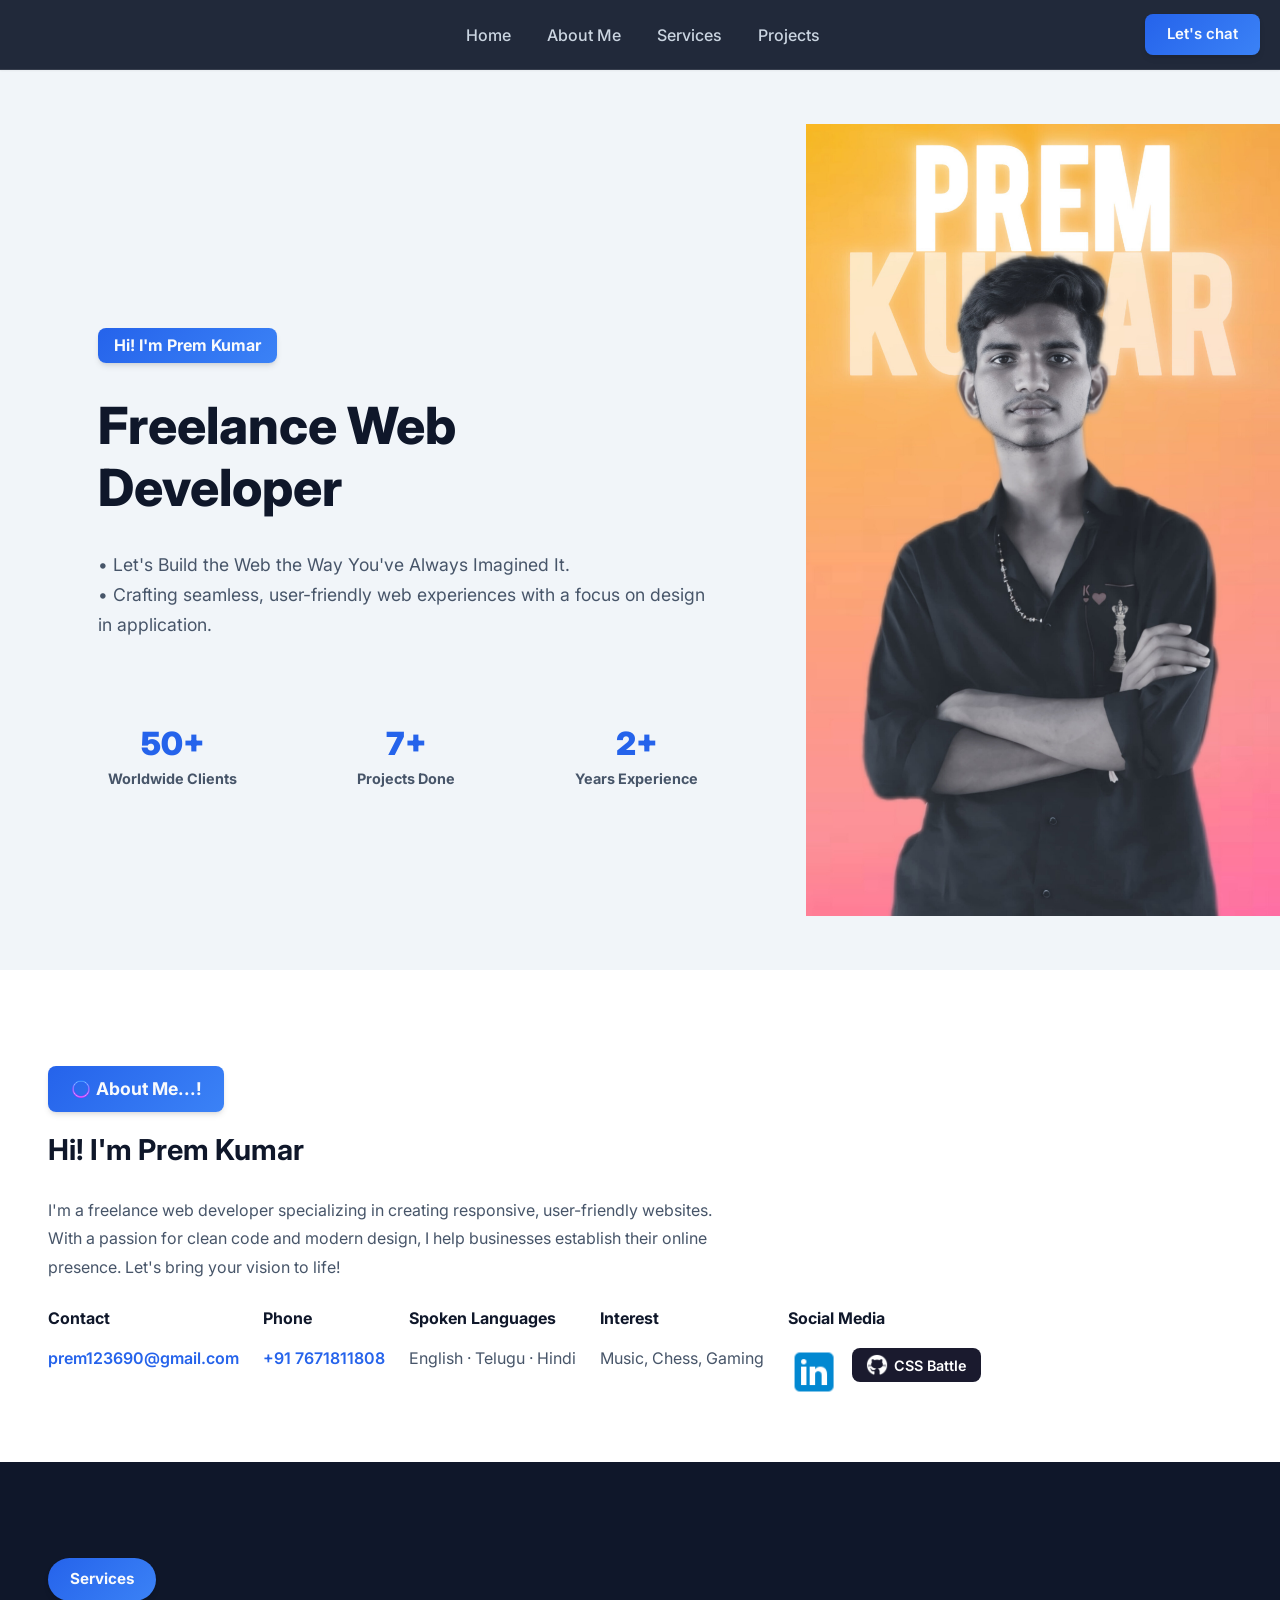
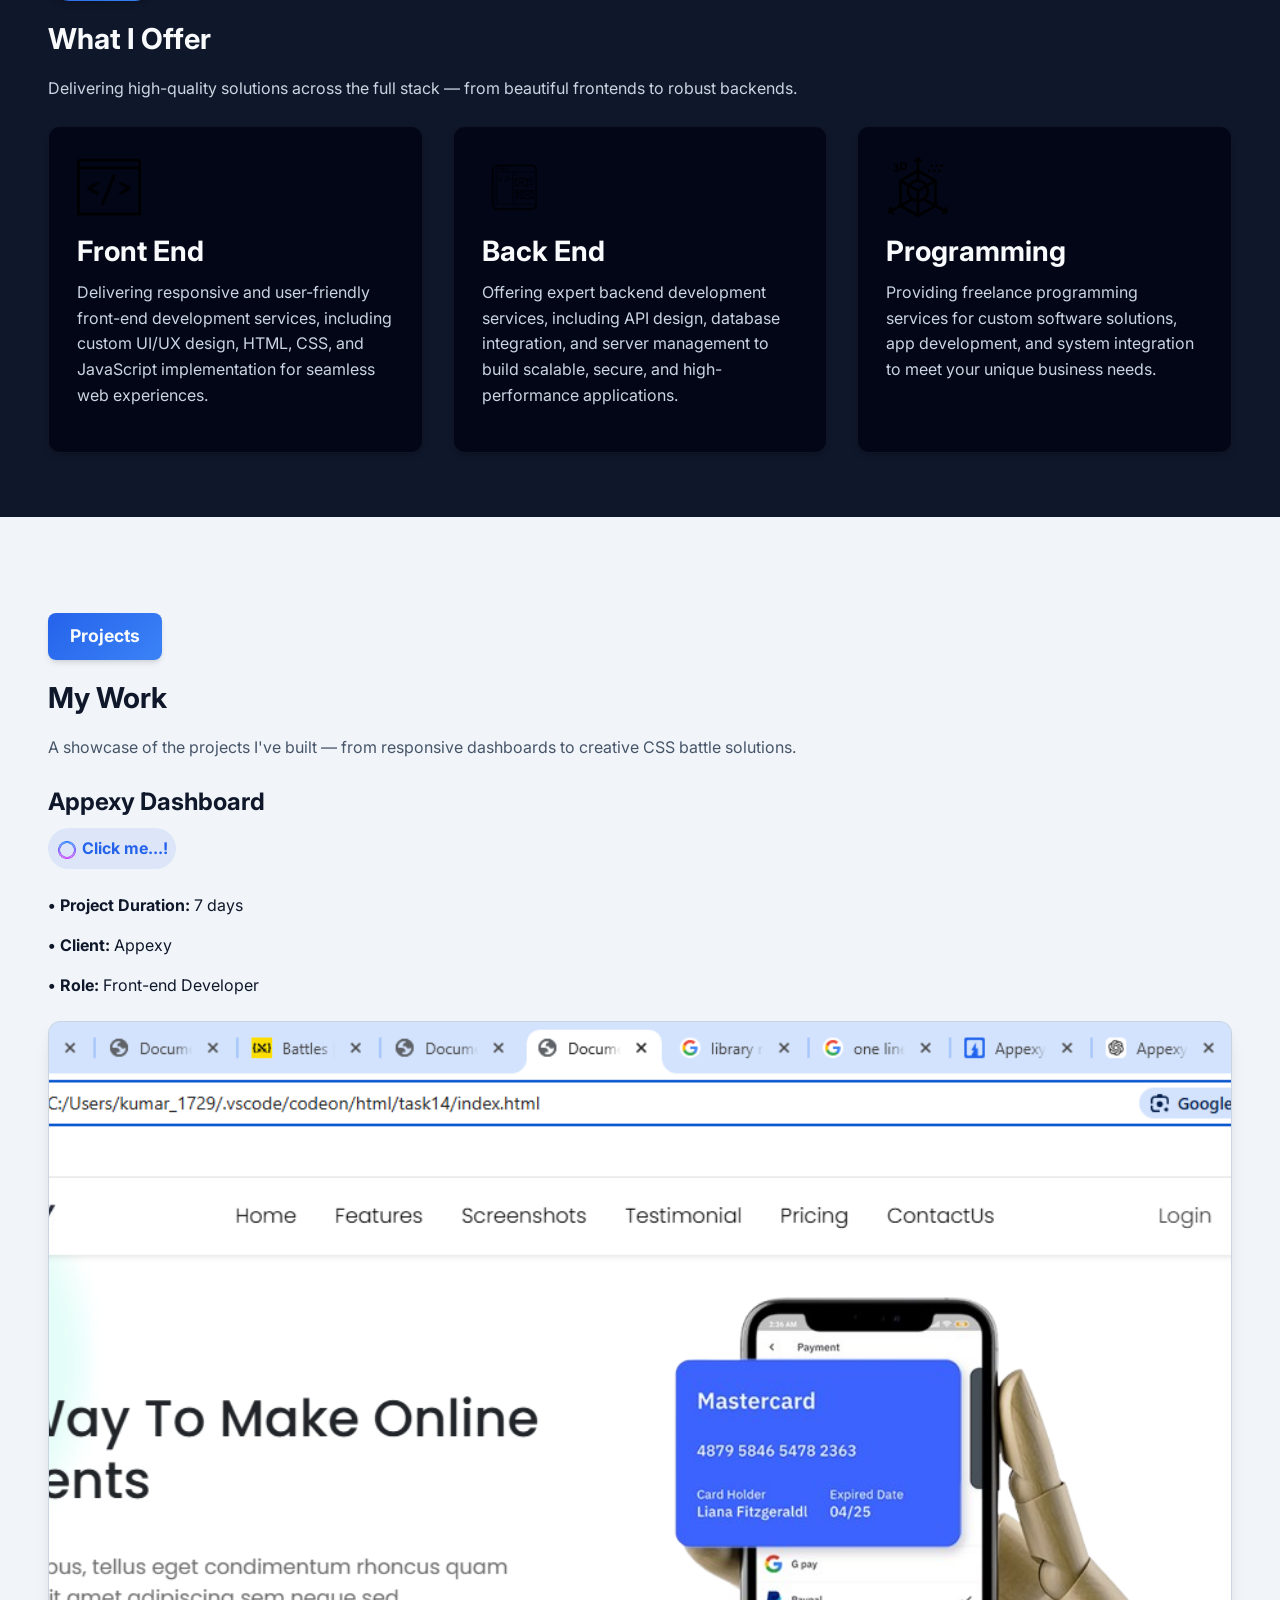
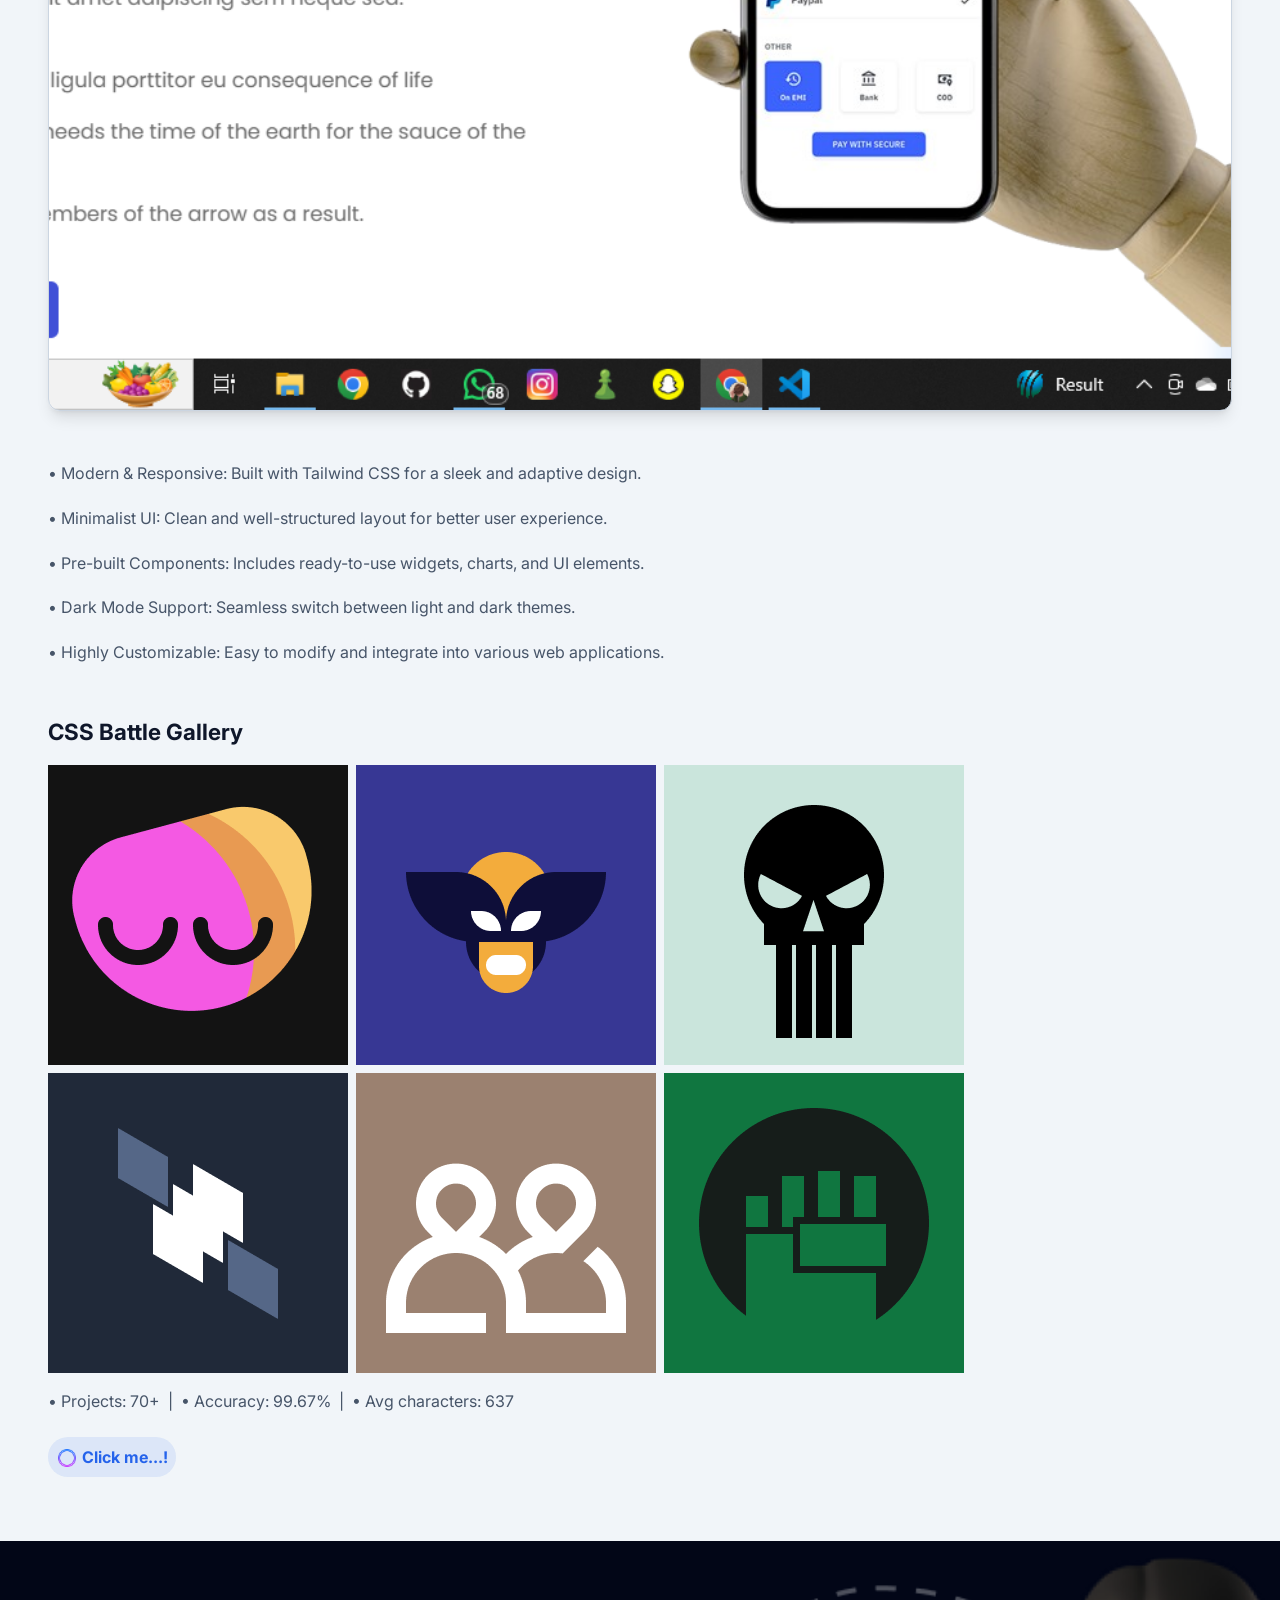
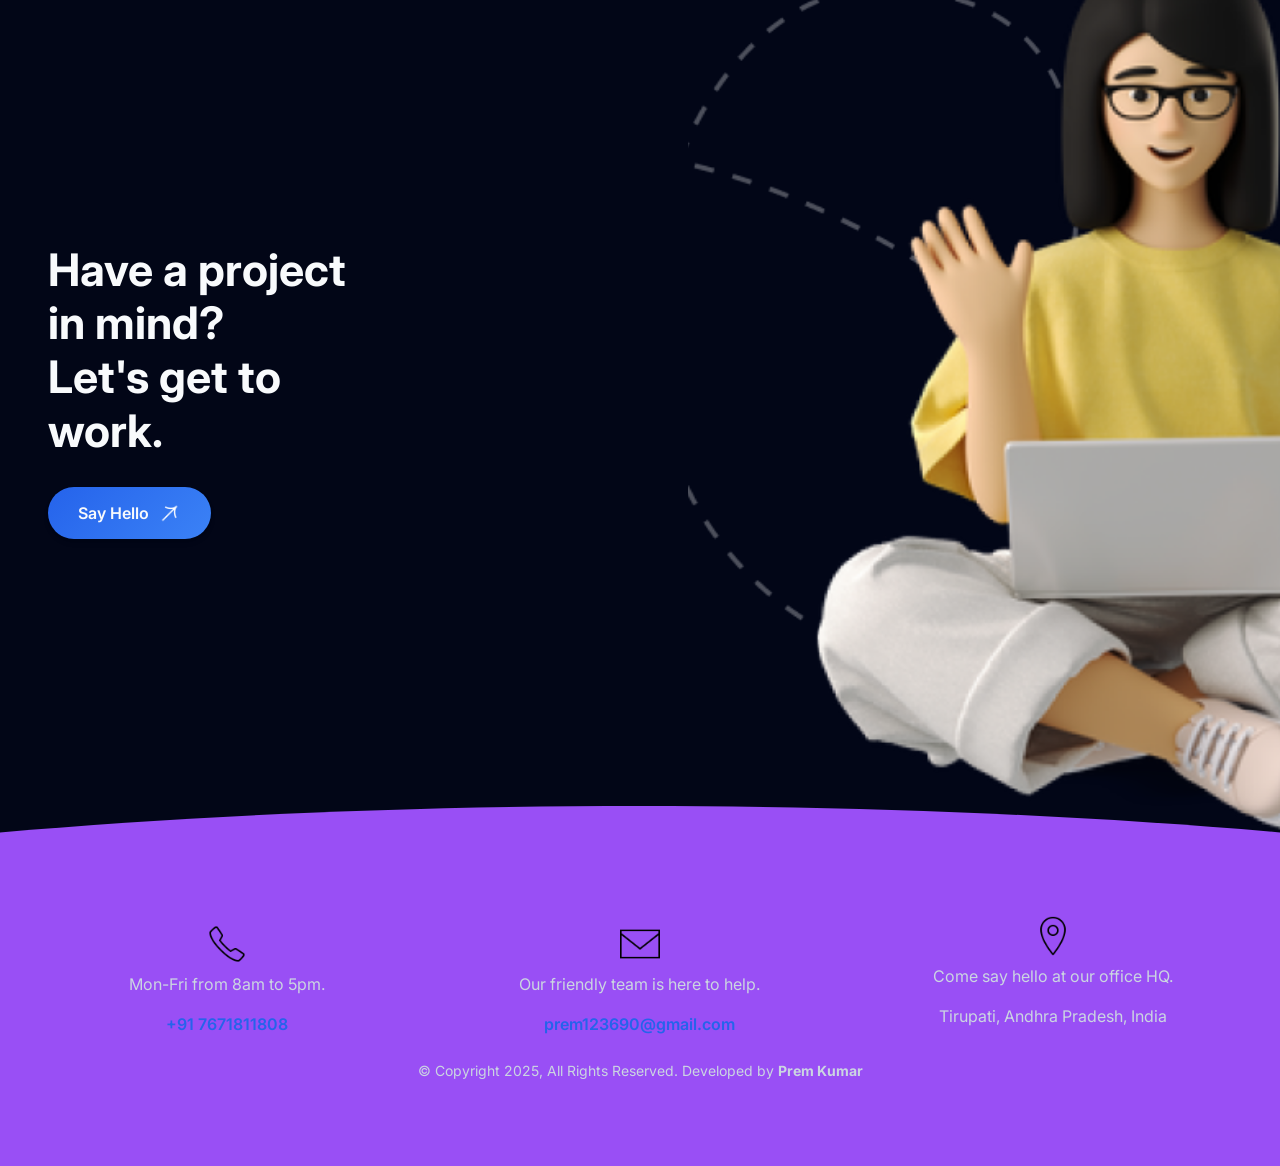
<file: index.html>
<!DOCTYPE html>
<html lang="en">
<head>
  <meta charset="UTF-8" />
  <meta name="viewport" content="width=device-width, initial-scale=1.0" />
  <meta name="description" content="Prem Kumar - Freelance Web Developer specializing in responsive, user-friendly websites." />
  <title>Prem Kumar | Portfolio</title>
  <link rel="stylesheet" href="style.css" />
  <link href="https://cdn.jsdelivr.net/npm/bootstrap@5.3.3/dist/css/bootstrap.min.css" rel="stylesheet"
    integrity="sha384-QWTKZyjpPEjISv5WaRU9OFeRpok6YctnYmDr5pNlyT2bRjXh0JMhjY6hW+ALEwIH" crossorigin="anonymous" />
  <link rel="preconnect" href="https://fonts.googleapis.com" />
  <link rel="preconnect" href="https://fonts.gstatic.com" crossorigin />
  <link href="https://fonts.googleapis.com/css2?family=Inter:wght@300;400;500;600;700;800&display=swap"
    rel="stylesheet" />
</head>
<body>

  <!-- NAVBAR -->
  <nav class="header">
    <div class="syelogo"></div>
    <div class="header_menu" id="header_menu">
      <ul>
        <li><a href="#home" class="nav-link-item">Home</a></li>
        <li><a href="#aboutme" class="nav-link-item">About Me</a></li>
        <li><a href="#services" class="nav-link-item">Services</a></li>
        <li><a href="#projects" class="nav-link-item">Projects</a></li>
        <li class="nav-chat-mobile">
          <a href="#chat" class="btnchat">
            <button id="lets-chat-btn-mobile">Let's chat</button>
          </a>
        </li>
      </ul>
    </div>
    <div class="header_right">
      <div class="header_btn">
        <a href="#chat" class="btnchat">
          <button id="lets-chat-btn">Let's chat</button>
        </a>
      </div>
      <button class="hamburger" id="hamburger" aria-label="Toggle menu">
        <span></span>
        <span></span>
        <span></span>
      </button>
    </div>
  </nav>

  <!-- HERO -->
  <section id="home" class="pg1">
    <div class="pg1left d-flex flex-column justify-content-center px-5">
      <div class="pg1ltd1">
        <h2 class="pg1ltd1h2 fw-bold mb-3">Hi! I'm Prem Kumar</h2>
        <h1 class="pg1ltd1h1">Freelance Web<br />Developer</h1>
        <p class="mt-3" style="color:var(--text-muted);font-size:1.1rem;line-height:1.7;">
          &bull; Let's Build the Web the Way You've Always Imagined It.<br />
          &bull; Crafting seamless, user-friendly web experiences with a focus on design in application.
        </p>
      </div>
      <div class="pg1ltd3 d-flex justify-content-around mt-4">
        <div class="pg1ltd3d1 txtcen bold">
          <b style="font-size:2rem;color:var(--primary);">50+</b>
          <p style="color:var(--text-muted);font-size:0.9rem;">Worldwide Clients</p>
        </div>
        <div class="pg1ltd3d1 txtcen bold">
          <b style="font-size:2rem;color:var(--primary);">7+</b>
          <p style="color:var(--text-muted);font-size:0.9rem;">Projects Done</p>
        </div>
        <div class="pg1ltd3d1 txtcen bold">
          <b style="font-size:2rem;color:var(--primary);">2+</b>
          <p style="color:var(--text-muted);font-size:0.9rem;">Years Experience</p>
        </div>
      </div>
    </div>
    <div class="pg1right">
      <div class="pg1rightimg"></div>
    </div>
  </section>

  <!-- ABOUT ME -->
  <section id="aboutme" class="pg2 container-fluid px-5 pb-5">
    <div class="pg2d1 d-flex align-items-center m-3 mx-0 bold">
      <img src="./images/icons8-circle-64.png" alt="" class="star" />&nbsp;About Me...!
    </div>
    <div class="pg2d2 m-3 mx-0 bold">Hi! I'm Prem Kumar</div>
    <div class="pg2d3 m-4 mx-0" style="color:var(--text-muted);max-width:700px;line-height:1.8;">
      I'm a freelance web developer specializing in creating responsive, user-friendly websites.
      With a passion for clean code and modern design, I help businesses establish their online presence.
      Let's bring your vision to life!
    </div>
    <div class="pg2d4 d-flex flex-wrap gap-4 m-3 mx-0 mt-4">
      <div>
        <p><b>Contact</b></p>
        <a href="mailto:prem123690@gmail.com" class="email-a">prem123690@gmail.com</a>
      </div>
      <div>
        <p><b>Phone</b></p>
        <a href="tel:+917671811808" class="phone-a">+91 7671811808</a>
      </div>
      <div>
        <p><b>Spoken Languages</b></p>
        <p style="color:var(--text-muted);">English &middot; Telugu &middot; Hindi</p>
      </div>
      <div>
        <p><b>Interest</b></p>
        <p style="color:var(--text-muted);">Music, Chess, Gaming</p>
      </div>
      <div>
        <p><b>Social Media</b></p>
        <a href="https://www.linkedin.com/in/prem-kumar-b08a7b320/" target="_blank" rel="noopener">
          <img src="./images/icons8-linkedin-48.png" alt="LinkedIn" class="linkedin" />
        </a>
        &nbsp;
        <a href="https://cssbattle.dev/player/kumar_1729" target="_blank" rel="noopener"
          style="display:inline-flex;align-items:center;gap:6px;background:#1a1a2e;color:#fff;padding:6px 14px;border-radius:8px;font-weight:600;font-size:0.9rem;">
          <img src="./images/icons8-github-50.png" alt="" style="height:22px;filter:invert(1);" />
          CSS Battle
        </a>
      </div>
    </div>
  </section>

  <!-- SERVICES -->
  <section id="services" class="pg3 container-fluid px-5 pb-5">
    <div class="pg3d1 d-flex align-items-center m-3 mx-0">
      <div class="pg3d1d1 bold">Services</div>
    </div>
    <div class="pg3d2 m-3 mx-0 bold">What I Offer</div>
    <div class="pg3d3 m-3 mx-0">
      <div class="pg3d3d1">
        Delivering high-quality solutions across the full stack — from beautiful frontends to robust backends.
      </div>
    </div>
    <div class="pg4 d-flex m-3 mx-0 mt-4">
      <div class="pg4d1">
        <img src="./images/icons8-frontend-50.png" alt="Front End" class="imgcard1 mb-3" />
        <h3 class="bold">Front End</h3>
        <p class="pg4d1p">
          Delivering responsive and user-friendly front-end development services, including custom UI/UX design,
          HTML, CSS, and JavaScript implementation for seamless web experiences.
        </p>
      </div>
      <div class="pg4d2">
        <img src="./images/icons8-backend-100.png" alt="Back End" class="imgcard2 mb-3" />
        <h3 class="bold">Back End</h3>
        <p class="pg4d1p">
          Offering expert backend development services, including API design, database integration,
          and server management to build scalable, secure, and high-performance applications.
        </p>
      </div>
      <div class="pg4d3">
        <img src="./images/icons8-programing-64.png" alt="Programming" class="imgcard3 mb-3" />
        <h3 class="bold">Programming</h3>
        <p class="pg4d1p">
          Providing freelance programming services for custom software solutions, app development,
          and system integration to meet your unique business needs.
        </p>
      </div>
    </div>
  </section>

  <!-- PROJECTS -->
  <section id="projects" class="pg5 container-fluid px-5 pb-5">
    <div class="pg5d1 d-flex align-items-center m-3 mx-0">
      <div class="pg2d1 bold">Projects</div>
    </div>
    <div class="pg5d2 m-3 mx-0 bold">My Work</div>
    <div class="pg5d3 m-3 mx-0">
      <div class="pg5d3d1">
        A showcase of the projects I've built — from responsive dashboards to creative CSS battle solutions.
      </div>
    </div>

    <!-- Project 1 -->
    <div class="pg5d4 m-3 mx-0 mt-4">
      <div class="pg5d4d1">
        <div class="pg5d4d1d1 mb-2">Appexy Dashboard</div>
        <div class="m-2 mx-0">
          <a href="./task14/index.html" class="pg5d4d1d1a bold p-2 mx-0">
            <img src="./images/icons8-circle-64.png" alt="" class="star" />&nbsp;Click me...!
          </a>
        </div>
        <div class="pg5d4d1d4 m-4 mx-0">
          <p><b>&bull; Project Duration:</b> 7 days</p>
          <p><b>&bull; Client:</b> Appexy</p>
          <p><b>&bull; Role:</b> Front-end Developer</p>
        </div>
        <div class="pg5d4d1d2img"></div>
        <div class="pg5d4d1d3 m-5 mx-0" style="color:var(--text-muted);line-height:1.8;">
          <p>&bull; Modern &amp; Responsive: Built with Tailwind CSS for a sleek and adaptive design.</p>
          <p>&bull; Minimalist UI: Clean and well-structured layout for better user experience.</p>
          <p>&bull; Pre-built Components: Includes ready-to-use widgets, charts, and UI elements.</p>
          <p>&bull; Dark Mode Support: Seamless switch between light and dark themes.</p>
          <p>&bull; Highly Customizable: Easy to modify and integrate into various web applications.</p>
        </div>
      </div>
    </div>

    <!-- Project 2: CSS Battle -->
    <div class="pg5d4d2 mt-5 m-3 mx-0">
      <div class="csshed1 bold mb-3">CSS Battle Gallery</div>
      <div class="pg5d4d2d1 flex-wrap gap-2">
        <div class="cssd1bx1"></div>
        <div class="cssd1bx2"></div>
        <div class="cssd1bx3"></div>
      </div>
      <div class="pg5d4d2d2 flex-wrap gap-2 mt-2">
        <div class="cssd2bx4"></div>
        <div class="cssd2bx5"></div>
        <div class="cssd2bx6"></div>
      </div>
      <div class="m-3 mx-0 mt-3">
        <p style="color:var(--text-muted);">&bull; Projects: 70+ &nbsp;|&nbsp; &bull; Accuracy: 99.67% &nbsp;|&nbsp; &bull; Avg characters: 637</p>
        <a href="https://cssbattle.dev/player/kumar_1729" target="_blank" rel="noopener"
          class="pg5d4d1d1a bold p-2 mt-2 d-inline-block">
          <img src="./images/icons8-circle-64.png" alt="" class="star" />&nbsp;Click me...!
        </a>
      </div>
    </div>
  </section>

  <!-- CONTACT SECTION -->
  <section id="chat" class="pg6 d-flex">
    <div class="pg6left d-flex px-5">
      <div>
        <div class="pg6leftfont fw-bold">Have a project<br />in mind?<br />Let's get to<br />work.</div>
        <a href="#" popovertarget="pop-box" class="hello">
          Say Hello
          <img src="./images/icons8-arrow-100 (1).png" alt="" />
        </a>
      </div>
    </div>
    <div class="pg6right"></div>
  </section>

  <!-- CONTACT POPUP -->
  <div class="pop-box shadow-lg" id="pop-box" popover>
    <button popovertarget="pop-box" id="close">
      <img src="./images/icons8-close-96.png" alt="Close" />
    </button>
    <div class="popxhed p-4 p-md-5 text-center"
      style="background:var(--gradient-main);color:var(--text-light);border-top-left-radius:20px;border-top-right-radius:20px;">
      <h2 class="fw-bold mb-2" style="font-size:32px;">Got Ideas? Let's team up.</h2>
      <p class="mb-0" style="color:rgba(255,255,255,0.9);font-size:16px;">Tell us more about yourself and what you have in mind.</p>
    </div>
    <div id="form-container" class="p-4">
      <form id="contact-form">
        <div class="row g-3 mb-3">
          <div class="col-md-6">
            <input type="text" id="contact-name" name="name" placeholder="Full Name..."
              class="form-control py-3" required />
          </div>
          <div class="col-md-6">
            <input type="email" id="contact-email" name="email" placeholder="Gmail Address..."
              class="form-control py-3" required />
            <div id="email-error" style="color:#dc3545;font-size:13px;margin-top:4px;display:none;">
              &#9888; Invalid Email: Please provide a valid @gmail.com address.
            </div>
          </div>
        </div>
        <div class="mb-3">
          <textarea id="contact-message" name="message" placeholder="Your message..."
            class="form-control py-3" rows="4" required></textarea>
        </div>
        <div class="text-end">
          <button type="submit" id="submit-btn" class="hello" style="margin-top:0;border:none;">
            Send Message
            <img src="./images/icons8-arrow-100 (1).png" alt="" />
          </button>
        </div>
      </form>
      <div id="success-msg" style="display:none;text-align:center;padding:30px 10px;">
        <div style="font-size:60px;">&#127881;</div>
        <h3 class="fw-bold mt-3" style="color:var(--primary);">Thank You!</h3>
        <p style="color:var(--text-muted);margin-top:10px;line-height:1.7;">
          Your message has been successfully sent to <b>Prem Kumar</b>.<br />
          Feel free to close this window and continue browsing the portfolio!
        </p>
      </div>
    </div>
  </div>

  <!-- FOOTER -->
  <footer>
    <div class="foter">
      <div class="fotrd1">
        <div class="phone">
          <img src="./images/icons8-phone-501.png" alt="" style="height:40px;" />
          <p style="margin-top:8px;color:var(--text-light-muted);">Mon-Fri from 8am to 5pm.</p>
          <a href="tel:+917671811808" class="phone-a">+91 7671811808</a>
        </div>
        <div class="email">
          <img src="./images/icons8-email-501.png" alt="" style="height:40px;" />
          <p style="margin-top:8px;color:var(--text-light-muted);">Our friendly team is here to help.</p>
          <a href="mailto:prem123690@gmail.com" class="email-a">prem123690@gmail.com</a>
        </div>
        <div class="location">
          <img src="./images/icons8-location-501.png" alt="" style="height:40px;" />
          <p style="margin-top:8px;color:var(--text-light-muted);">Come say hello at our office HQ.</p>
          <p style="color:var(--text-light-muted);">Tirupati, Andhra Pradesh, India</p>
        </div>
      </div>
      <div class="fotrd2 text-center">
        <p style="color:var(--text-light-muted);font-size:14px;">
          &copy; Copyright 2025, All Rights Reserved. Developed by <b>Prem Kumar</b>
        </p>
      </div>
    </div>
  </footer>

  <script src="https://cdn.jsdelivr.net/npm/bootstrap@5.3.3/dist/js/bootstrap.bundle.min.js"
    integrity="sha384-YvpcrYf0tY3lHB60NNkmXc4s9bIOgUxi8T/jl64OSGJJoXIKjlxd4bQQAr9eRcq"
    crossorigin="anonymous"></script>

  <script>
    const contactForm = document.getElementById('contact-form');
    const successMsg  = document.getElementById('success-msg');
    const submitBtn   = document.getElementById('submit-btn');
    const emailInput  = document.getElementById('contact-email');
    const emailError  = document.getElementById('email-error');

    if (contactForm) {
      contactForm.addEventListener('submit', function (e) {
        e.preventDefault();

        const emailVal = emailInput.value.trim();
        if (!emailVal.endsWith('@gmail.com')) {
          emailError.style.display = 'block';
          emailInput.focus();
          return;
        }
        emailError.style.display = 'none';

        submitBtn.innerHTML = 'Sending... <img src="./images/icons8-arrow-100 (1).png" alt="">';
        submitBtn.disabled = true;
        submitBtn.style.opacity = '0.7';

        const formData = new FormData(contactForm);
        formData.append('access_key', '880a65fd-1f38-4312-9d8b-83e901b48de2');

        fetch('https://api.web3forms.com/submit', { method: 'POST', body: formData })
          .then(r => r.json())
          .then(data => {
            if (data.success) {
              contactForm.style.display = 'none';
              successMsg.style.display  = 'block';
            } else {
              alert('Something went wrong. Please try again.');
              submitBtn.innerHTML = 'Send Message <img src="./images/icons8-arrow-100 (1).png" alt="">';
              submitBtn.disabled  = false;
              submitBtn.style.opacity = '1';
            }
          })
          .catch(() => {
            alert('Network error. Please check your connection and try again.');
            submitBtn.innerHTML = 'Send Message <img src="./images/icons8-arrow-100 (1).png" alt="">';
            submitBtn.disabled  = false;
            submitBtn.style.opacity = '1';
          });
      });

      emailInput.addEventListener('input', function () {
        emailError.style.display =
          (emailInput.value.trim() && !emailInput.value.trim().endsWith('@gmail.com'))
            ? 'block' : 'none';
      });
    }

    /* ── Hamburger Menu ── */
    const hamburger = document.getElementById('hamburger');
    const navMenu   = document.getElementById('header_menu');
    const navLinks  = document.querySelectorAll('.nav-link-item, #lets-chat-btn-mobile');

    hamburger.addEventListener('click', function () {
      hamburger.classList.toggle('open');
      navMenu.classList.toggle('mobile-open');
    });

    navLinks.forEach(function (link) {
      link.addEventListener('click', function () {
        hamburger.classList.remove('open');
        navMenu.classList.remove('mobile-open');
      });
    });
  </script>

</body>
</html>
</file>
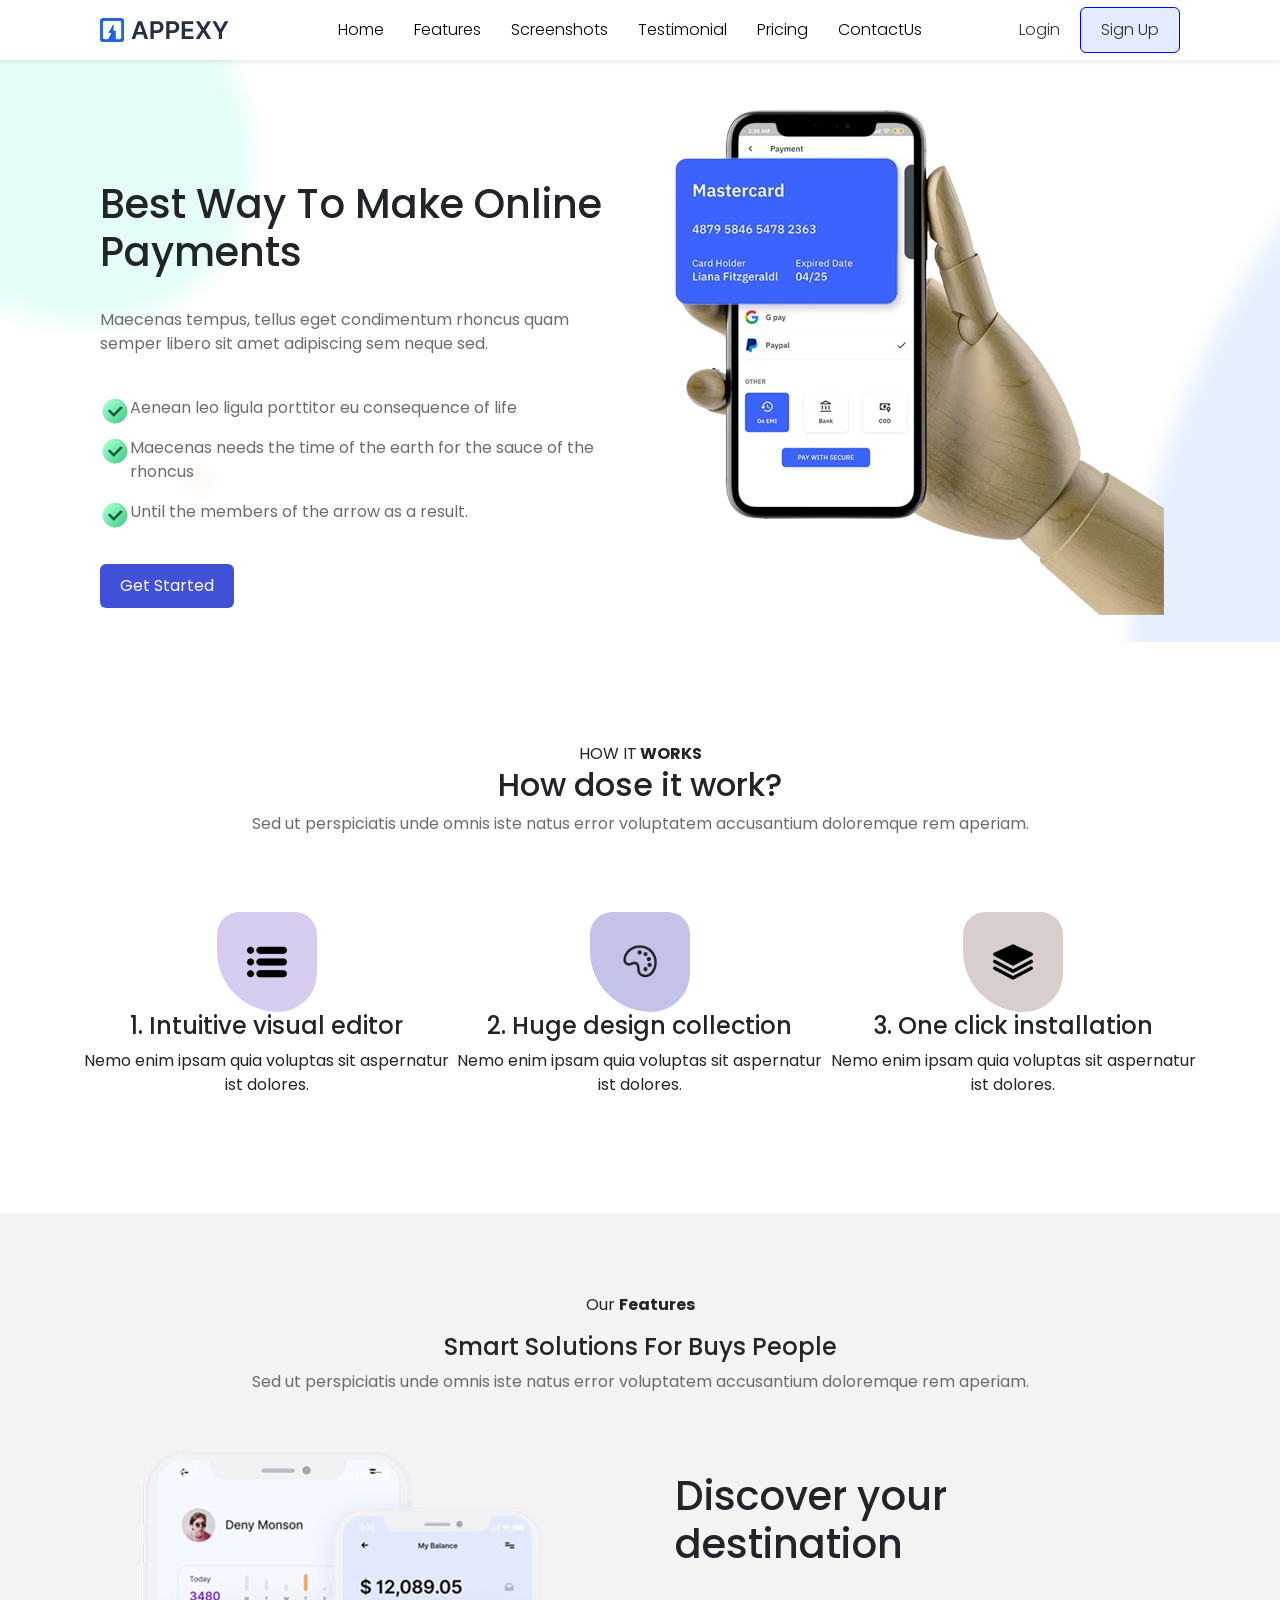
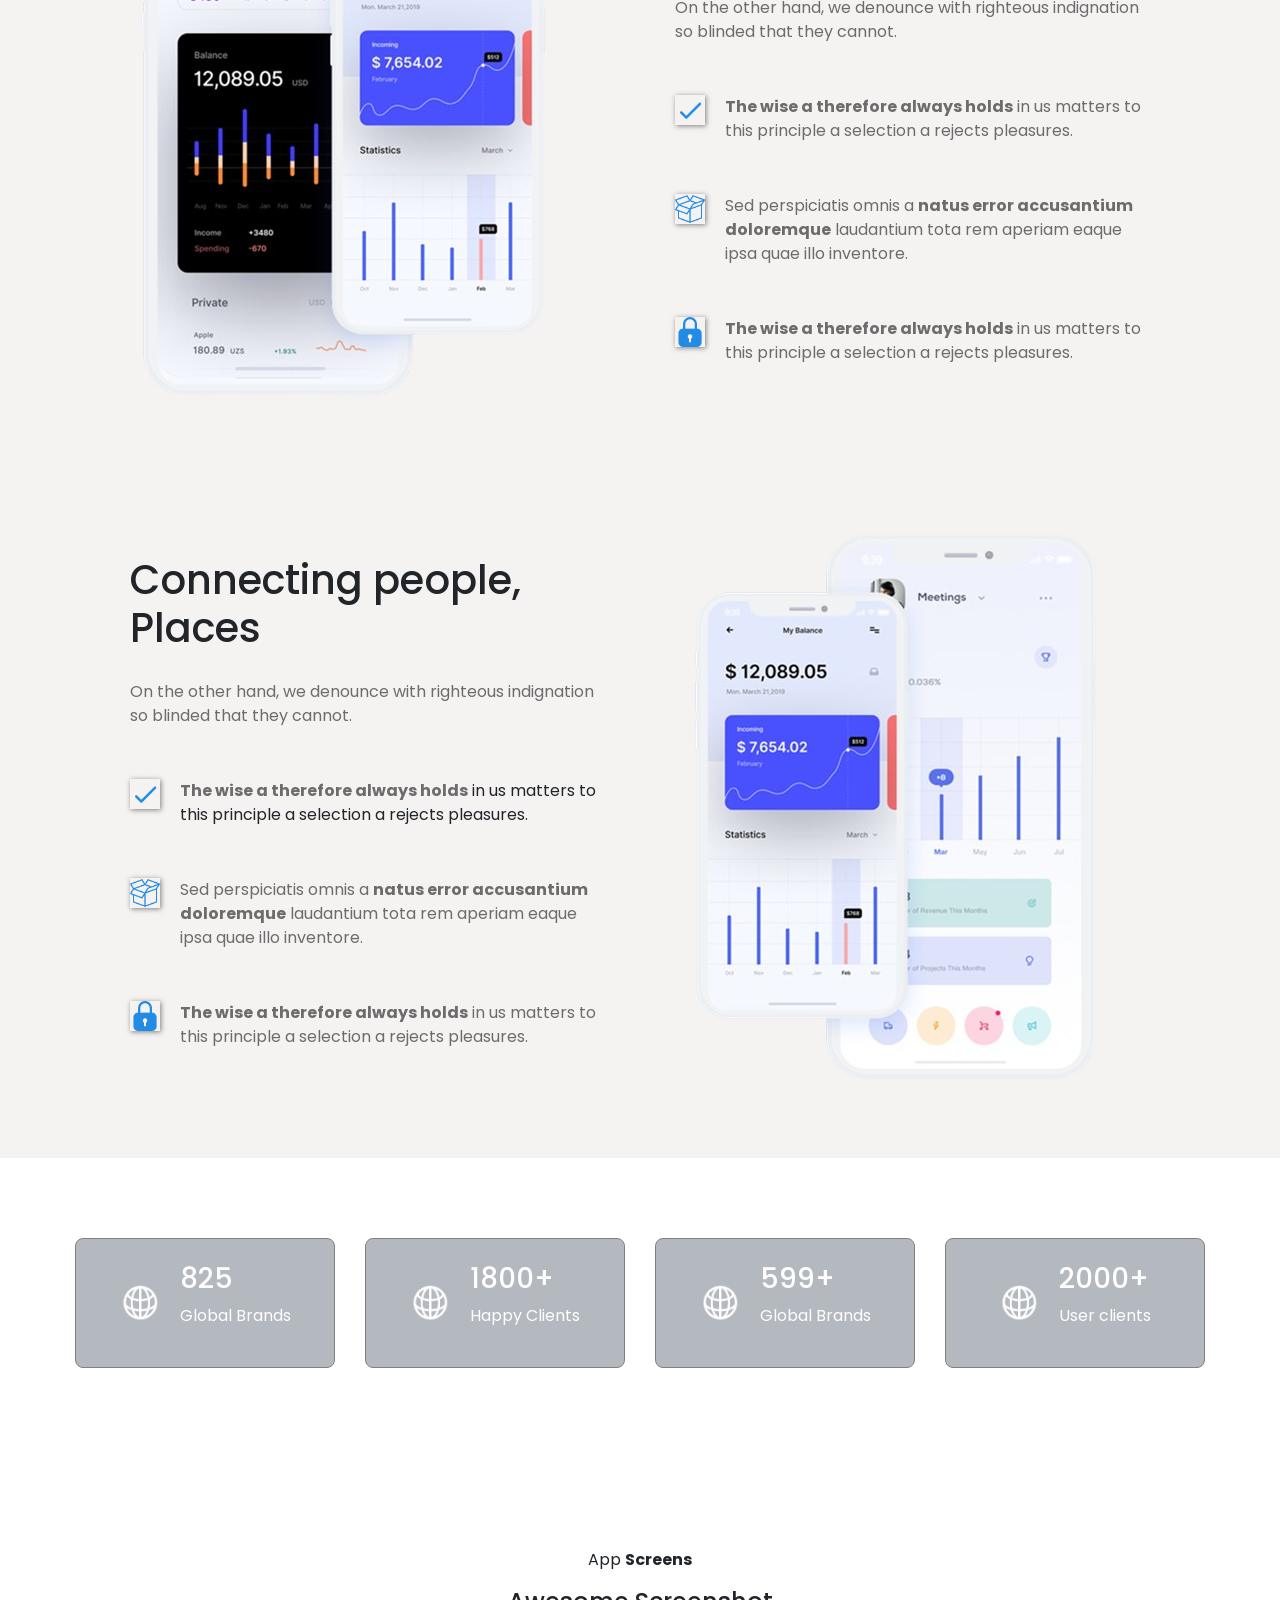
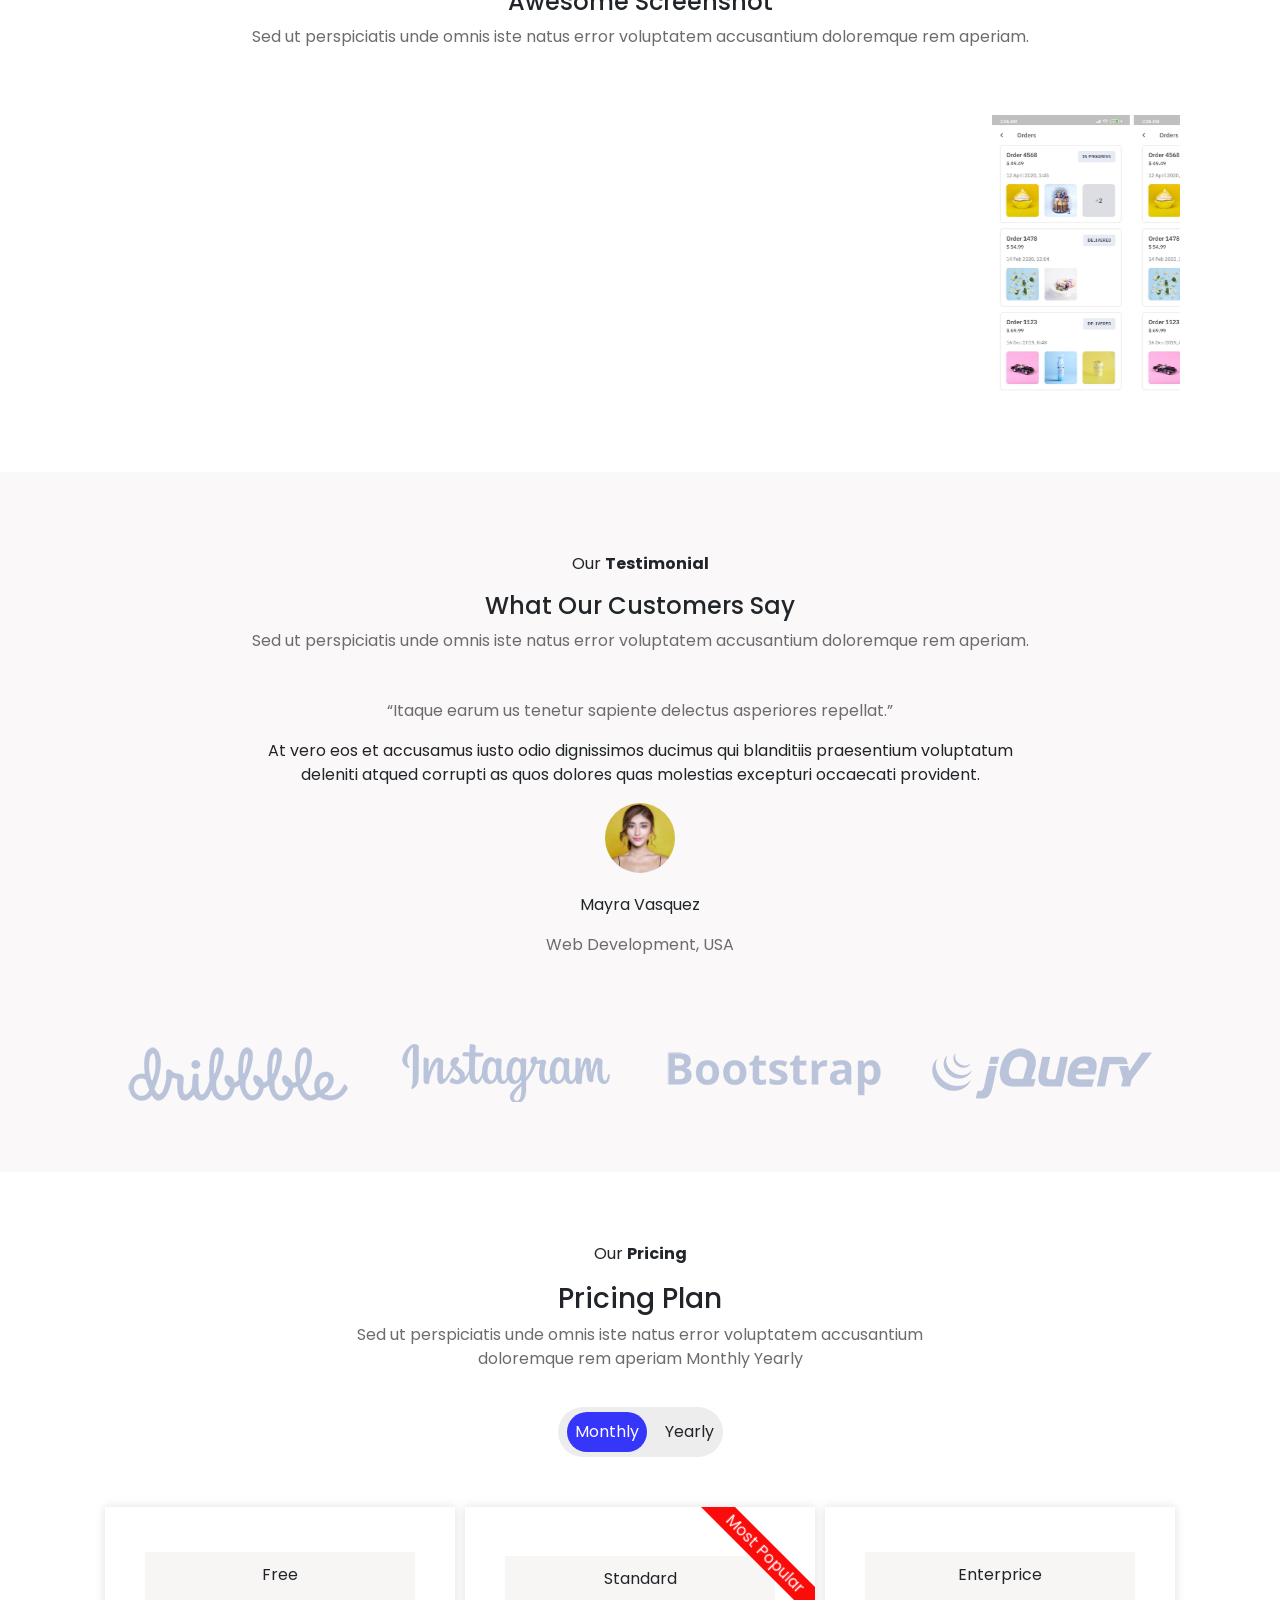
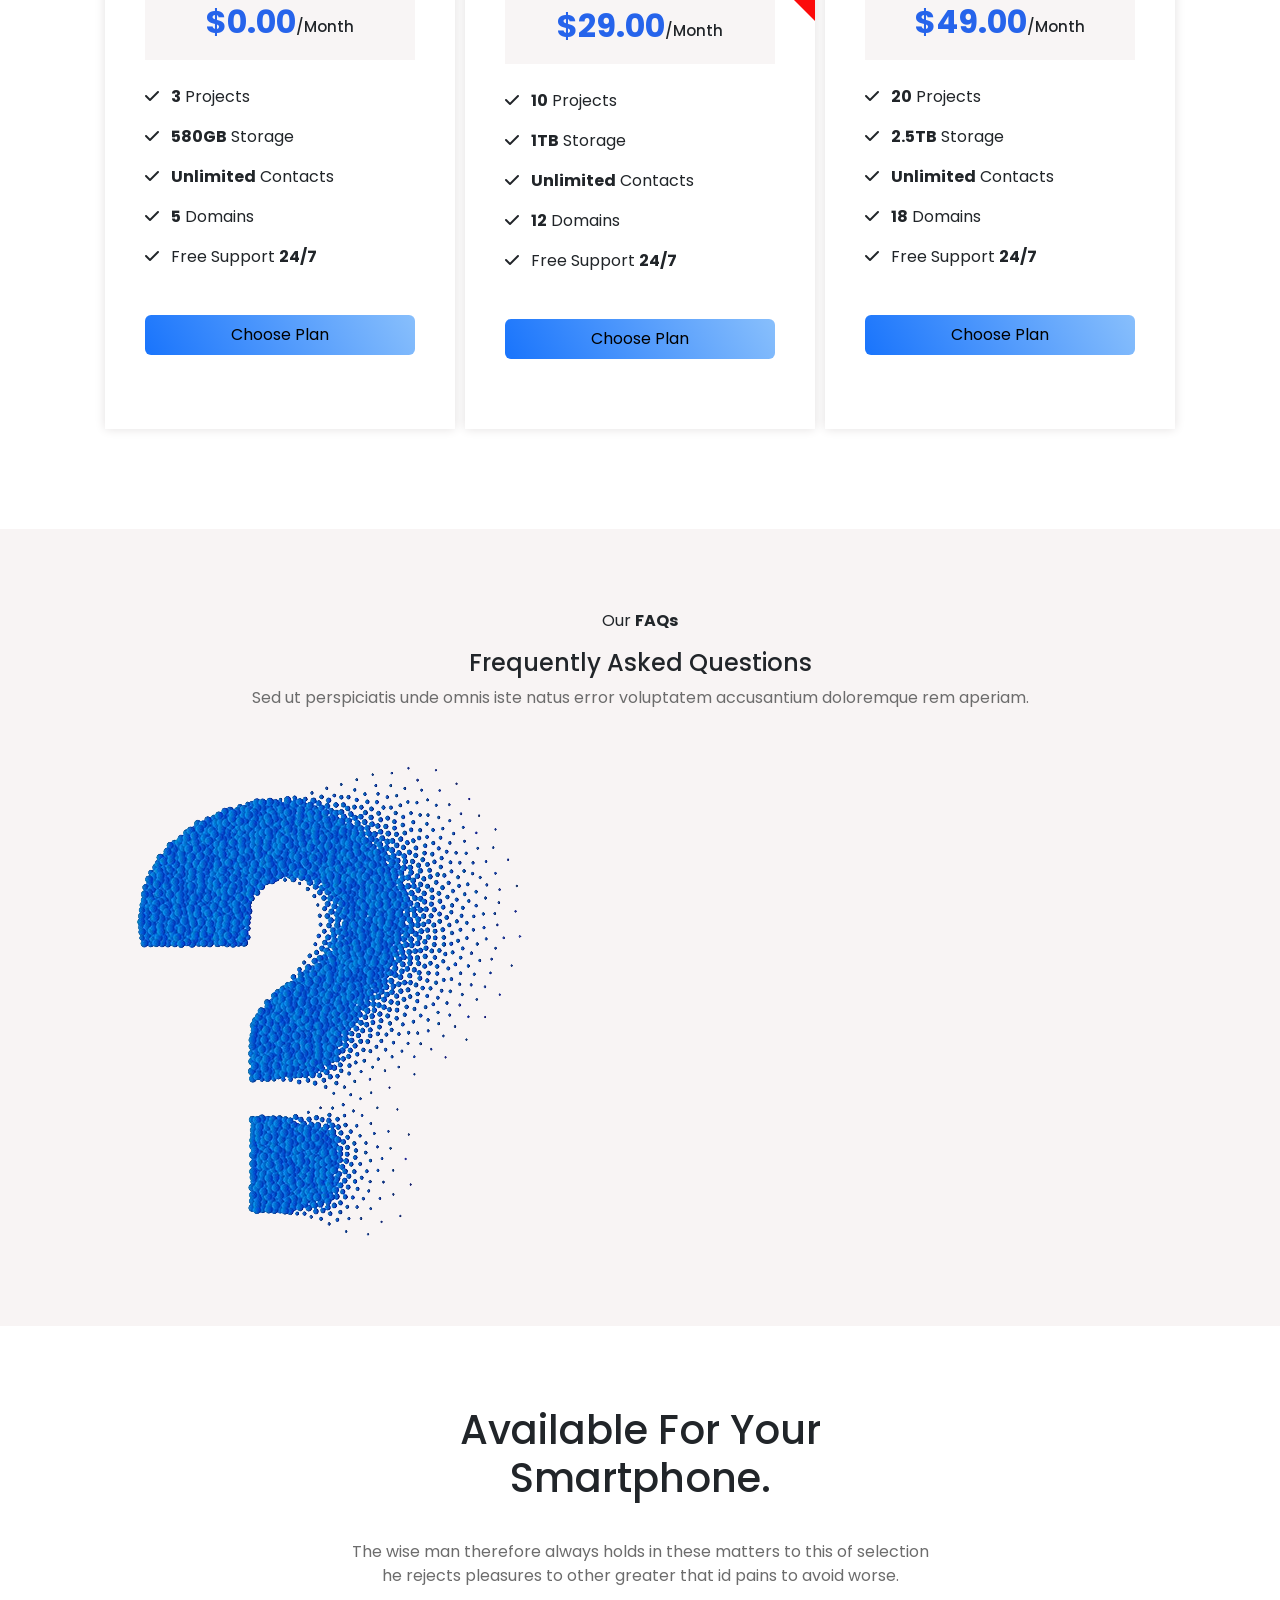
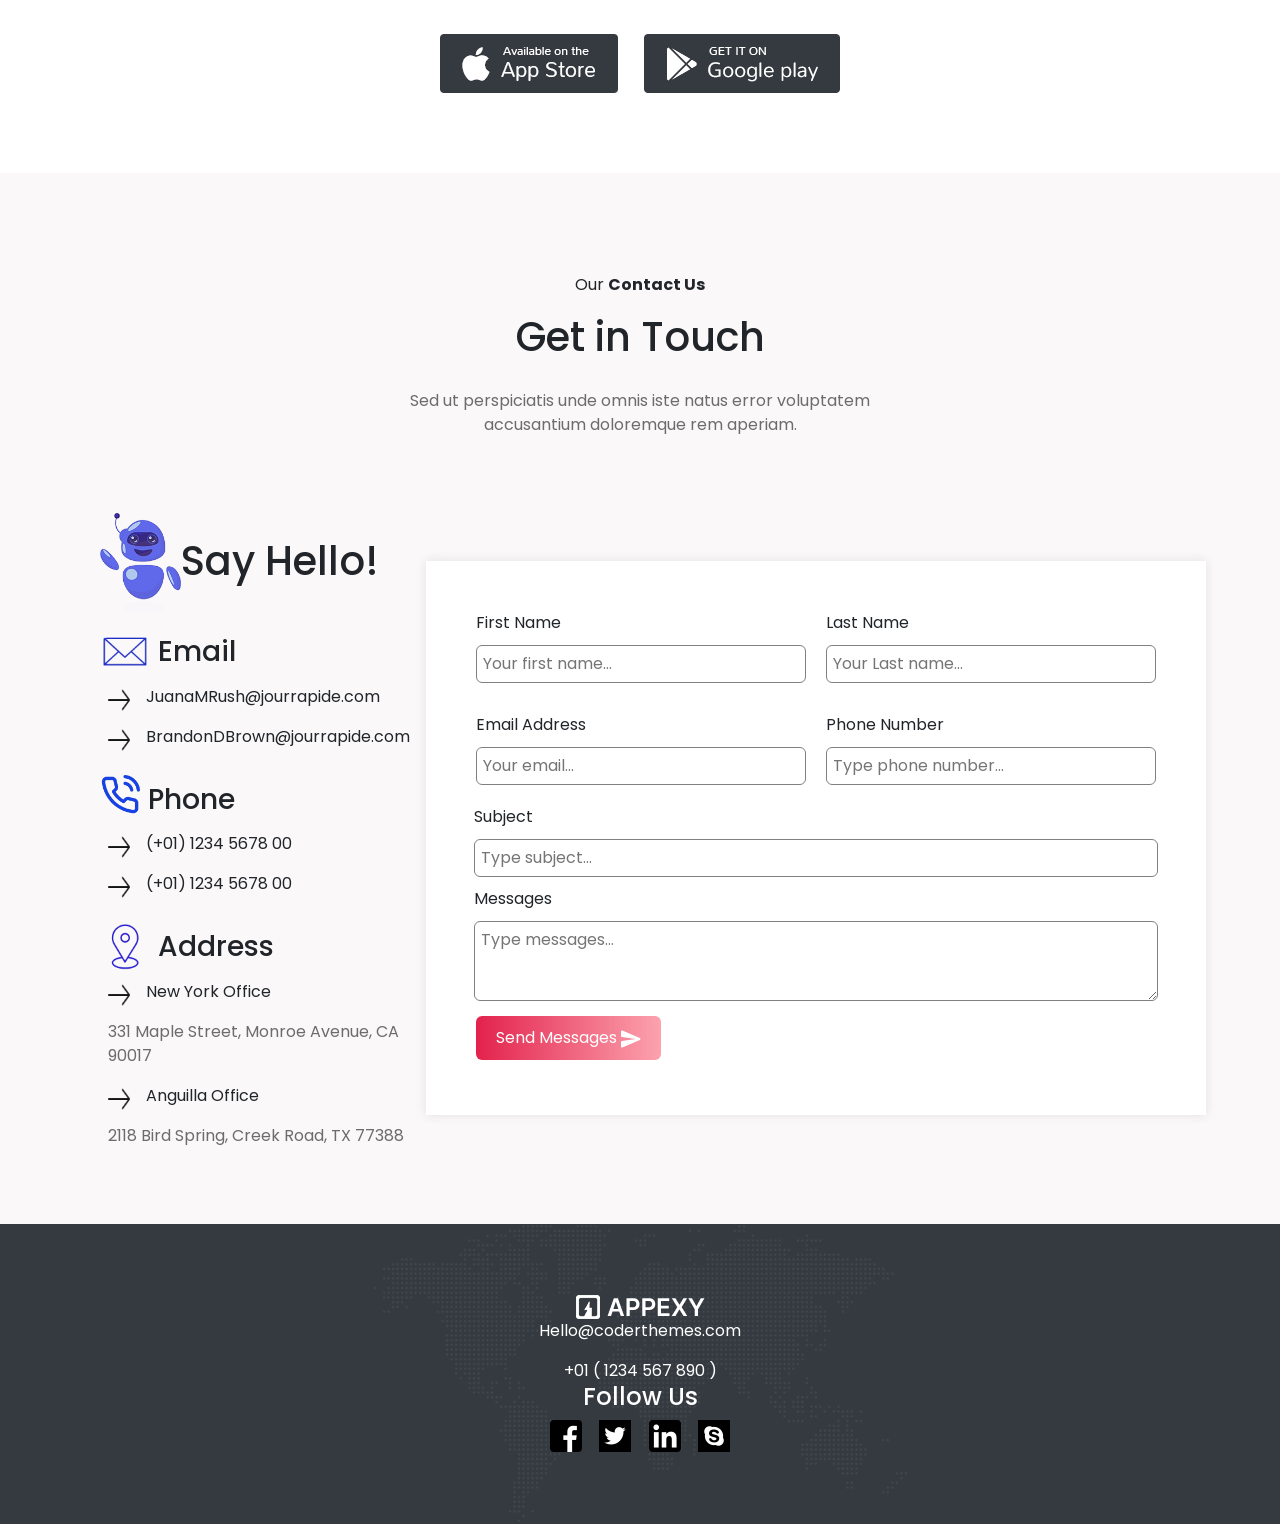
<file: task14/index.html>
<!DOCTYPE html>
<html lang="en">
  <head>
    <meta charset="UTF-8" />
    <meta name="viewport" content="width=device-width, initial-scale=1.0" />
    <title>Document</title>
    <link rel="stylesheet" href="style.css" />
    <link
      href="https://cdn.jsdelivr.net/npm/bootstrap@5.3.3/dist/css/bootstrap.min.css"
      rel="stylesheet"
      integrity="sha384-QWTKZyjpPEjISv5WaRU9OFeRpok6YctnYmDr5pNlyT2bRjXh0JMhjY6hW+ALEwIH"
      crossorigin="anonymous"
    />
    <link rel="preconnect" href="https://fonts.googleapis.com" />
    <link rel="preconnect" href="https://fonts.gstatic.com" crossorigin />
    <link
      href="https://fonts.googleapis.com/css2?family=Poppins:ital,wght@0,100;0,200;0,300;0,400;0,500;0,600;0,700;0,800;0,900;1,100;1,200;1,300;1,400;1,500;1,600;1,700;1,800;1,900&display=swap"
      rel="stylesheet"
    />
    <link
      rel="stylesheet"
      href="https://cdnjs.cloudflare.com/ajax/libs/font-awesome/6.7.2/css/all.min.css"
      integrity="sha512-Evv84Mr4kqVGRNSgIGL/F/aIDqQb7xQ2vcrdIwxfjThSH8CSR7PBEakCr51Ck+w+/U6swU2Im1vVX0SVk9ABhg=="
      crossorigin="anonymous"
      referrerpolicy="no-referrer"
    />
  </head>
  <body>
    <div class="main"></div>
    <div class="navb">
      <div class="navlog">
        <img src="logo-dark.jpg" alt="logo" />
      </div>
      <div class="navbinner">
        <ul>
          <li><a href="#">Home</a></li>
          <li><a href="#">Features</a></li>
          <li><a href="#">Screenshots</a></li>
          <li><a href="#">Testimonial</a></li>
          <li><a href="#">Pricing</a></li>
          <li><a href="#">ContactUs</a></li>
        </ul>
      </div>
      <div class="navbbtn">
        <button type="button" class="logbtn">Login</button>
        <button type="button" class="signbtn">Sign Up</button>
      </div>
    </div>
    <div class="home">
      <div class="content">
        <h1 class="h1c">Best Way To Make Online Payments</h1>
        <div class="c1 my-4">
          <p class="lighttxt">
            Maecenas tempus, tellus eget condimentum rhoncus quam semper libero
            sit amet adipiscing sem neque sed.
          </p>
        </div>
        <div class="c2 d-flex">
          <img
            src="icons8-correct-48-removebg-preview.png"
            alt=""
            class="im2"
          />
          <p class="lighttxt">
            Aenean leo ligula porttitor eu consequence of life
          </p>
        </div>
        <div class="c3 d-flex">
          <img
            src="icons8-correct-48-removebg-preview.png"
            alt=""
            class="im3"
          />
          <p class="lighttxt">
            Maecenas needs the time of the earth for the sauce of the rhoncus
          </p>
        </div>
        <div class="c4 d-flex">
          <img
            src="icons8-correct-48-removebg-preview.png"
            alt=""
            class="im4"
          />
          <p class="lighttxt">Until the members of the arrow as a result.</p>
        </div>
        <div class="btn1 my-4">
          <button>Get Started</button>
        </div>
      </div>
      <div class="imgh">
        <img src="h_img_-removebg-preview.png" alt="" />
      </div>
    </div>
    <div class="features">
      <div class="hed">
        <div class="f1">HOW IT<b> WORKS</b></div>
        <h2 class="f2">How dose it work?</h2>
        <p class="f3 para lighttxt">
          Sed ut perspiciatis unde omnis iste natus error voluptatem accusantium
          doloremque rem aperiam.
        </p>
      </div>
      <div class="iconmain">
        <div class="icons">
          <div class="ic1 f1">
            <div class="bk1">
              <img src="561184.png" alt="" class="i1 f1 img1" />
            </div>
            <h4 class="f1">1. Intuitive visual editor</h4>
            <p>Nemo enim ipsam quia voluptas sit aspernatur ist dolores.</p>
          </div>
          <div class="ic2 f1">
            <div class="bk2">
              <img
                src="images-removebg-preview.png"
                alt=""
                class="i1 f1 img2"
              />
            </div>
            <h4 class="f1">2. Huge design collection</h4>
            <p class="f1">
              Nemo enim ipsam quia voluptas sit aspernatur ist dolores.
            </p>
          </div>
          <div class="ic3 f1">
            <div class="bk3">
              <img src="17640.png" alt="" class="i1 f1 img3" />
            </div>
            <h4 class="f1">3. One click installation</h4>
            <p class="f1">
              Nemo enim ipsam quia voluptas sit aspernatur ist dolores.
            </p>
          </div>
        </div>
      </div>
    </div>
    <div class="pg3">
      <div class="contetcenter">
        <p class="tc">Our <b>Features</b></p>
        <h4 class="tc">Smart Solutions For Buys People</h4>
        <p class="tc lighttxt">
          Sed ut perspiciatis unde omnis iste natus error voluptatem accusantium
          doloremque rem aperiam.
        </p>
      </div>
      <div class="pg3content">
        <div class="imgleft">
          <img src="features-1-removebg-preview.png" alt="" class="fea1bs" />
        </div>
        <div class="contentright">
          <h4 class="crh4">Discover your destination</h4>
          <p class="crp1 lighttxt">
            On the other hand, we denounce with righteous indignation so blinded
            that they cannot.
          </p>
          <div class="crd1">
            <img src="icons8-tick-96.png" alt="" class="crd1img1" />
            <p class="lighttxt">
              <b>The wise a therefore always holds</b> in us matters to this
              principle a selection a rejects pleasures.
            </p>
          </div>
          <div class="crd1">
            <img
              src="icons8-open-delivered-box-100.png"
              alt=""
              class="crd1img1"
            />
            <p class="lighttxt">
              Sed perspiciatis omnis a
              <b>natus error accusantium doloremque</b> laudantium tota rem
              aperiam eaque ipsa quae illo inventore.
            </p>
          </div>
          <div class="crd1">
            <img src="icons8-lock-52.png" alt="" class="crd1img1" />
            <p class="lighttxt">
              <b>The wise a therefore always holds</b> in us matters to this
              principle a selection a rejects pleasures.
            </p>
          </div>
        </div>
      </div>
    </div>
    <div class="pg4">
      <div class="pg3content">
        <div class="contentright">
          <h4 class="crh4">Connecting people, Places</h4>
          <p class="crp1 lighttxt">
            On the other hand, we denounce with righteous indignation so blinded
            that they cannot.
          </p>
          <div class="crd1">
            <img src="icons8-tick-96.png" alt="" class="crd1img1" />
            <p>
              <b class="lighttxt">The wise a therefore always holds</b> in us
              matters to this principle a selection a rejects pleasures.
            </p>
          </div>
          <div class="crd1">
            <img
              src="icons8-open-delivered-box-100.png"
              alt=""
              class="crd1img1"
            />
            <p class="lighttxt">
              Sed perspiciatis omnis a
              <b>natus error accusantium doloremque</b> laudantium tota rem
              aperiam eaque ipsa quae illo inventore.
            </p>
          </div>
          <div class="crd1">
            <img src="icons8-lock-52.png" alt="" class="crd1img1" />
            <p class="lighttxt">
              <b>The wise a therefore always holds</b> in us matters to this
              principle a selection a rejects pleasures.
            </p>
          </div>
        </div>
        <div class="imgleft">
          <img src="features-2-removebg-preview.png" alt="" class="fea1bs" />
        </div>
      </div>
    </div>
    <div class="pg5 d-flex">
      <div class="box d-flex">
        <img src="global1-removebg-preview.png" alt="" class="boxlogo" />
        <div class="fontclr">
          <h3>825</h3>
          <p>Global Brands</p>
        </div>
      </div>
      <div class="box d-flex">
        <img src="global1-removebg-preview.png" alt="" class="boxlogo" />
        <div class="fontclr">
          <h3>1800+</h3>
          <p>Happy Clients</p>
        </div>
      </div>
      <div class="box d-flex">
        <img src="global1-removebg-preview.png" alt="" class="boxlogo" />
        <div class="fontclr">
          <h3>599+</h3>
          <p>Global Brands</p>
        </div>
      </div>
      <div class="box d-flex">
        <img src="global1-removebg-preview.png" alt="" class="boxlogo" />
        <div class="fontclr">
          <h3>2000+</h3>
          <p>User clients</p>
        </div>
      </div>
    </div>
    <div class="pg6">
      <div class="contentcenterpg6">
        <p class="txtcenterpg6">App <b>Screens</b></p>
        <h4 class="txtcenterpg6">Awesome Screenshot</h4>
        <p class="txtcenterpg6 lighttxt">
          Sed ut perspiciatis unde omnis iste natus error voluptatem accusantium
          doloremque rem aperiam.
        </p>
      </div>
      <div class="mrq">
        <marquee behavior="" direction="">
          <img src="mq1.jpg" alt="" class="img1pg6" />
          <img src="mq1.jpg" alt="" class="img1pg6" />
          <img src="mq1.jpg" alt="" class="img1pg6" />
          <img src="mq1.jpg" alt="" class="img1pg6" />
          <img src="mq1.jpg" alt="" class="img1pg6" />
          <img src="mq1.jpg" alt="" class="img1pg6" />
          <img src="mq1.jpg" alt="" class="img1pg6" />
          <img src="mq1.jpg" alt="" class="img1pg6" />
        </marquee>
      </div>
    </div>
    <div class="pg7">
      <div class="contentcenterpg71">
        <p>Our <b>Testimonial</b></p>
        <h4>What Our Customers Say</h4>
        <p class="lighttxt">
          Sed ut perspiciatis unde omnis iste natus error voluptatem accusantium
          doloremque rem aperiam.
        </p>
      </div>
      <div class="contentcenterpg72">
        <div class="pg7con">
          <p class="lighttxt">
            “Itaque earum us tenetur sapiente delectus asperiores repellat.”
          </p>
          <p>
            At vero eos et accusamus iusto odio dignissimos ducimus qui
            blanditiis praesentium voluptatum deleniti atqued corrupti as quos
            dolores quas molestias excepturi occaecati provident.
          </p>
        </div>
      </div>
      <div class="contentcenterpg73">
        <center><div class="imgcir"></div></center>
        <p class="pg7pad">Mayra Vasquez</p>
        <p class="lighttxt">Web Development, USA</p>
      </div>
      <div class="titels">
        <div class="titbox">
          <img src="dribbble.png" />
        </div>
        <div class="titbox">
          <img src="insta.png" />
        </div>
        <div class="titbox">
          <img src="bootstrap.png" alt="" />
        </div>
        <div class="titbox">
          <img src="jquery.png" alt="" />
        </div>
      </div>
    </div>
    <div class="pg8">
      <div class="contentg8 f3">
        <p class="">Our <b>Pricing</b></p>
        <h3>Pricing Plan</h3>
        <div class="pg8con3">
          <p class="lighttxt pg8con31">
            Sed ut perspiciatis unde omnis iste natus error voluptatem
            accusantium doloremque rem aperiam Monthly Yearly
          </p>
        </div>
        <div class="btnsmain">
          <div class="btns">
            <div class="btns1">Monthly</div>
            <div class="btns2">Yearly</div>
          </div>
        </div>
      </div>
      <div class="cards">
        <div class="cd1">
          <div class="headcd">
            <p class="pdfr">Free</p>
            <div class="head1 d-flex">
              <h2 class="d-flex">
                <span class="priclr"><b>$0.00</b> </span>
                <p class="hd1cd1">/Month</p>
              </h2>
            </div>
          </div>
          <div class="bodycd">
            <div class="b1c1 d-flex">
              <p>
                <i class="fa-solid fa-check"></i> &nbsp;&nbsp;<b>3</b> Projects
              </p>
            </div>
            <div class="b1c1 d-flex">
              <p>
                <i class="fa-solid fa-check"></i> &nbsp;&nbsp;<b>580GB</b>
                Storage
              </p>
            </div>
            <div class="b1c1 d-flex">
              <p>
                <i class="fa-solid fa-check"></i> &nbsp;&nbsp;<b>Unlimited</b>
                Contacts
              </p>
            </div>
            <div class="b1c1 d-flex">
              <p>
                <i class="fa-solid fa-check"></i> &nbsp;&nbsp;<b>5</b> Domains
              </p>
            </div>
            <div class="b1c1 d-flex">
              <p>
                <i class="fa-solid fa-check"></i> &nbsp;&nbsp;Free Support
                <b>24/7</b>
              </p>
            </div>
          </div>
          <div class="btncd1">
            <button class="btncd d-flex">Choose Plan</button>
          </div>
        </div>
        <div class="cd2">
          <div class="mtp">Most Popular</div>
          <div class="headcd">
            <p class="pdfr">Standard</p>
            <div class="head1 d-flex">
              <h2 class="d-flex">
                <span class="priclr"><b>$29.00</b> </span>
                <p class="hd1cd1 priclr1">/Month</p>
              </h2>
            </div>
          </div>
          <div class="bodycd">
            <div class="b1c1 d-flex">
              <p>
                <i class="fa-solid fa-check"></i> &nbsp;&nbsp;<b>10</b> Projects
              </p>
            </div>
            <div class="b1c1 d-flex">
              <p>
                <i class="fa-solid fa-check"></i> &nbsp;&nbsp;<b>1TB</b>
                Storage
              </p>
            </div>
            <div class="b1c1 d-flex">
              <p>
                <i class="fa-solid fa-check"></i> &nbsp;&nbsp;<b>Unlimited</b>
                Contacts
              </p>
            </div>
            <div class="b1c1 d-flex">
              <p>
                <i class="fa-solid fa-check"></i> &nbsp;&nbsp;<b>12</b> Domains
              </p>
            </div>
            <div class="b1c1 d-flex">
              <p>
                <i class="fa-solid fa-check"></i> &nbsp;&nbsp;Free Support
                <b>24/7</b>
              </p>
            </div>
          </div>
          <div class="btncd1">
            <button class="btncd d-flex">Choose Plan</button>
          </div>
        </div>
        <div class="cd1">
          <div class="headcd">
            <p class="pdfr">Enterprice</p>
            <div class="head1 d-flex">
              <h2 class="d-flex">
                <span class="priclr"><b>$49.00</b> </span>
                <p class="hd1cd1">/Month</p>
              </h2>
            </div>
          </div>
          <div class="bodycd">
            <div class="b1c1 d-flex">
              <p>
                <i class="fa-solid fa-check"></i> &nbsp;&nbsp;<b>20</b> Projects
              </p>
            </div>
            <div class="b1c1 d-flex">
              <p>
                <i class="fa-solid fa-check"></i> &nbsp;&nbsp;<b>2.5TB</b>
                Storage
              </p>
            </div>
            <div class="b1c1 d-flex">
              <p>
                <i class="fa-solid fa-check"></i> &nbsp;&nbsp;<b>Unlimited</b>
                Contacts
              </p>
            </div>
            <div class="b1c1 d-flex">
              <p>
                <i class="fa-solid fa-check"></i> &nbsp;&nbsp;<b>18</b> Domains
              </p>
            </div>
            <div class="b1c1 d-flex">
              <p>
                <i class="fa-solid fa-check"></i> &nbsp;&nbsp;Free Support
                <b>24/7</b>
              </p>
            </div>
          </div>
          <div class="btncd1">
            <button class="btncd d-flex">Choose Plan</button>
          </div>
        </div>
      </div>
    </div>
    <div class="pg9">
      <div class="contentcenterpg9">
        <p>Our <b>FAQs</b></p>
        <h4>Frequently Asked Questions</h4>
        <p class="lighttxt">
          Sed ut perspiciatis unde omnis iste natus error voluptatem accusantium
          doloremque rem aperiam.
        </p>
      </div>
      <div class="pg9main d-flex">
        <div class="pg9left">
          <img src="faq-removebg-preview.png" alt="" />
        </div>
        <div class="pg9right"></div>
      </div>
    </div>
    <div class="pg10">
      <div class="contentpg10">
        <h1 class="f3 pg10h2">Available For Your Smartphone.</h1>
        <p class="f3 pg10p lighttxt">
          The wise man therefore always holds in these matters to this of
          selection he rejects pleasures to other greater that id pains to avoid
          worse.
        </p>
      </div>
      <div class="imgmain">
        <div class="imgpg10 d-flex">
          <div class="imgleft">
            <img src="i-store.png" alt="" />
          </div>
          <div class="imgright">
            <img src="play-store.png" alt="" />
          </div>
        </div>
      </div>
    </div>
    <div class="pg11">
      <div class="centerpg11">
        <p>Our <b>Contact Us</b></p>
        <h1>Get in Touch</h1>
        <p class="lighttxt pg11con3">
          Sed ut perspiciatis unde omnis iste natus error voluptatem accusantium
          doloremque rem aperiam.
        </p>
      </div>
      <div class="pg11main d-flex">
        <div class="pg11left">
          <div class="leftcon1 d-flex">
            <img
              src="hello-icon-removebg-preview.png"
              alt=""
              class="roboicon"
            />
            <h1 class="py-4">Say Hello!</h1>
          </div>
          <div class="leftcon2">
            <div class="leftcon21 d-flex">
              <img
                src="png_o3j22l-removebg-preview.png"
                alt=""
                class="pg11icons"
              />
              <h3 class="p-2">Email</h3>
            </div>
            <div class="leftcon22 d-flex">
              <img
                src="20642841761530177259-128-removebg-preview.png"
                alt=""
                class="arrowright"
              />
              <p class="px-3">JuanaMRush@jourrapide.com</p>
            </div>
            <div class="leftcon22 d-flex">
              <img
                src="20642841761530177259-128-removebg-preview.png"
                alt=""
                class="arrowright"
              />
              <p class="px-3">BrandonDBrown@jourrapide.com</p>
            </div>
          </div>
          <div class="leftcon2">
            <div class="leftcon21 d-flex">
              <img
                src="png_9ajtf-removebg-preview.png"
                alt=""
                class="pg11icons1"
              />
              <h3 class="p-2">Phone</h3>
            </div>
            <div class="leftcon22 d-flex">
              <img
                src="20642841761530177259-128-removebg-preview.png"
                alt=""
                class="arrowright"
              />
              <p class="px-3">(+01) 1234 5678 00</p>
            </div>
            <div class="leftcon22 d-flex">
              <img
                src="20642841761530177259-128-removebg-preview.png"
                alt=""
                class="arrowright"
              />
              <p class="px-3">(+01) 1234 5678 00</p>
            </div>
          </div>
          <div class="leftcon2">
            <div class="leftcon21 d-flex">
              <img
                src="png_uba03-removebg-preview.png"
                alt=""
                class="pg11icons"
              />
              <h3 class="p-2">Address</h3>
            </div>
            <div class="leftcon22 d-flex">
              <img
                src="20642841761530177259-128-removebg-preview.png"
                alt=""
                class="arrowright"
              />
              <p class="px-3">New York Office</p>
            </div>
            <p class="px-2 lighttxt">
              331 Maple Street, Monroe Avenue, CA 90017
            </p>
            <div class="leftcon22 d-flex">
              <img
                src="20642841761530177259-128-removebg-preview.png"
                alt=""
                class="arrowright"
              />
              <p class="px-3">Anguilla Office</p>
            </div>
            <p class="px-2 lighttxt">2118 Bird Spring, Creek Road, TX 77388</p>
          </div>
        </div>
        <div class="pg11right">
          <div class="pg11r1">
            <div class="pg11r1d1">
              <label for="" class="label">First Name</label>
              <input
                type="text"
                placeholder="Your first name..."
                class="input"
              />
            </div>
            <div class="pg11r1d2">
              <label for="" class="label">Last Name</label>
              <input
                type="text"
                placeholder="Your Last name..."
                class="input"
              />
            </div>
          </div>
          <div class="pg11r2">
            <div class="pg11r2d1">
              <label for="">Email Address</label>
              <input type="text" placeholder="Your email..." class="input" />
            </div>
            <div class="pg11r2d2">
              <label for="">Phone Number</label>
              <input
                type="text"
                placeholder="Type phone number..."
                class="input"
              />
            </div>
          </div>
          <div class="pg11r3 px-2">
            <label for="">Subject</label>
            <input type="text" placeholder="Type subject..." />
          </div>
          <div class="pg11r4 px-2">
            <label for="">Messages</label>
            <textarea name="" id="" placeholder="Type messages..."></textarea>
          </div>
          <div class="pg11r5">
            <button class="sendr5">
              Send Messages
              <img src="png_vgtozi.png" alt="" />
            </button>
          </div>
        </div>
      </div>
    </div>
    <div class="footer d-flex">
      <div class="ftleft">
        <div class="fotd1">
          <img src="logo-light.png" alt="" />
          <p class="white">Hello@coderthemes.com</p>
          <article class="white">+01 ( 1234 567 890 )</article>
          <h4 class="white">Follow Us</h4>
          <div class="ftd1f">
            <img src="14498067661530099611-32.png" alt="" />
            <img src="20925790981530102015-32.png" alt="" />
            <img src="545912701530099617-32.png" alt="" />
            <img src="2180716601530102011-32.png" alt="" />
          </div>
        </div>
      </div>
    </div>
    <script
      src="https://cdn.jsdelivr.net/npm/bootstrap@5.3.3/dist/js/bootstrap.bundle.min.js"
      integrity="sha384-YvpcrYf0tY3lHB60NNkmXc5s9fDVZLESaAA55NDzOxhy9GkcIdslK1eN7N6jIeHz"
      crossorigin="anonymous"
    ></script>
  </body>
</html>
</file>
<file: style.css>
/* ============================================================
   ROOT & RESET
   ============================================================ */
* {
  margin: 0;
  padding: 0;
  box-sizing: border-box;
  font-family: 'Inter', sans-serif;
}

:root {
  --primary:        #2563eb;
  --primary-hover:  #1d4ed8;
  --secondary:      #3b82f6;
  --bg-light:       #f1f5f9;
  --bg-white:       #ffffff;
  --bg-dark:        #0f172a;
  --bg-darker:      #020617;
  --text-main:      #0f172a;
  --text-muted:     #475569;
  --text-light:     #f8fafc;
  --text-light-muted: #cbd5e1;
  --gradient-main:  linear-gradient(135deg, var(--primary) 0%, var(--secondary) 100%);
  --shadow-sm:  0 1px 2px 0 rgb(0 0 0 / 0.05);
  --shadow-md:  0 4px 6px -1px rgb(0 0 0 / 0.1), 0 2px 4px -2px rgb(0 0 0 / 0.1);
  --shadow-lg:  0 10px 15px -3px rgb(0 0 0 / 0.1), 0 4px 6px -4px rgb(0 0 0 / 0.1);
}

a { text-decoration: none !important; }
.txtcen { text-align: center; }
.bold   { font-weight: bold; }
.line   { width: 100%; border: 1px solid rgb(5,5,5); }

/* ============================================================
   NAVBAR
   ============================================================ */
.header {
  background-color: rgba(15, 23, 42, 0.92);
  backdrop-filter: blur(12px);
  -webkit-backdrop-filter: blur(12px);
  border-bottom: 1px solid rgba(255,255,255,0.1);
  height: 70px;
  width: 100%;
  z-index: 100;
  position: sticky;
  top: 0;
  display: flex;
  align-items: center;
  justify-content: space-between;
  box-shadow: var(--shadow-sm);
  padding: 0 20px;
}

.syelogo {
  height: 60px;
  width: 120px;
  flex-shrink: 0;
}

/* right side wrapper (btn + hamburger) */
.header_right {
  display: flex;
  align-items: center;
  gap: 12px;
}

.header_menu { display: flex; justify-content: flex-end; }
.header_menu ul {
  list-style: none;
  display: inline-flex;
  margin: 0; padding: 0;
}
.header_menu ul li { padding: 0 18px; }
.header_menu ul li a {
  color: var(--text-light-muted);
  font-size: 1rem;
  font-weight: 500;
  transition: color 0.3s ease;
}
.header_menu ul li a:hover { color: var(--secondary); }

/* "Let's chat" in mobile menu – hidden on desktop */
.nav-chat-mobile { display: none; }

.header_btn {
  display: inline-flex;
  align-items: center;
}
.header_btn button {
  font-size: 15px;
  font-weight: 600;
  background: var(--gradient-main);
  color: var(--text-light);
  border: none;
  border-radius: 8px;
  padding: 9px 22px;
  cursor: pointer;
  transition: transform 0.2s ease, box-shadow 0.2s ease;
  box-shadow: var(--shadow-md);
  white-space: nowrap;
}
.header_btn button:hover {
  transform: translateY(-2px);
  box-shadow: var(--shadow-lg);
}
.btnchat       { color: var(--text-light); }
.btnchat:hover { color: var(--text-light); }

/* ── Hamburger button ── */
.hamburger {
  display: none;
  flex-direction: column;
  justify-content: space-between;
  width: 28px;
  height: 20px;
  background: transparent;
  border: none;
  cursor: pointer;
  padding: 0;
  z-index: 200;
}
.hamburger span {
  display: block;
  height: 3px;
  width: 100%;
  background: var(--text-light-muted);
  border-radius: 3px;
  transition: all 0.3s ease;
}
/* X animation when open */
.hamburger.open span:nth-child(1) { transform: translateY(8.5px) rotate(45deg); background: var(--secondary); }
.hamburger.open span:nth-child(2) { opacity: 0; transform: scaleX(0); }
.hamburger.open span:nth-child(3) { transform: translateY(-8.5px) rotate(-45deg); background: var(--secondary); }

/* ============================================================
   HERO (pg1)
   ============================================================ */
.pg1 {
  min-height: 100vh;
  display: flex;
  background-color: var(--bg-light);
  color: var(--text-main);
  padding-top: 6vh;
}
.pg1left { flex: 1.5; }
.pg1ltd1  { margin: 40px 50px; }

.pg1ltd1h2 {
  background: var(--gradient-main);
  color: var(--text-light);
  display: inline-block;
  padding: 8px 16px;
  border-radius: 8px;
  box-shadow: var(--shadow-md);
  font-size: 1rem;
}
.pg1ltd1h1 {
  padding: 16px 0;
  font-size: 3.2rem;
  font-weight: 800;
  line-height: 1.2;
  color: var(--text-main);
}

.pg1right { flex: 1; }
.pg1rightimg {
  height: 88vh;
  background: url(./images/right3.jpg) no-repeat center/cover;
}

/* ============================================================
   ABOUT ME (pg2)
   ============================================================ */
.pg2 {
  background: var(--bg-white);
  color: var(--text-main);
  padding-top: 80px;
}

.pg2d1, .pg3d1d1 {
  background: var(--gradient-main);
  width: fit-content;
  color: var(--text-light);
  padding: 10px 22px;
  border-radius: 8px;
  font-size: 1.1rem;
  box-shadow: var(--shadow-md);
}
.pg2d2 { font-size: 1.8rem; color: var(--text-main); }

.email-a, .phone-a {
  color: var(--primary) !important;
  font-weight: 600;
  transition: color 0.3s ease;
}
.email-a:hover, .phone-a:hover { color: var(--primary-hover) !important; }

.star     { height: 22px; }
.linkedin { height: 52px; }
.cssbattle { height: 42px; }

/* ============================================================
   SERVICES (pg3 / pg4)
   ============================================================ */
.pg3 {
  background: var(--bg-dark);
  padding-top: 80px;
}
.pg3d1d1 { border-radius: 40px; font-size: 0.95rem; }
.pg3d2   { color: var(--text-light); font-size: 1.8rem; }
.pg3d3   { color: var(--text-light-muted); }
.pg3d3d1 { max-width: 800px; line-height: 1.6; }

.pg4 { gap: 30px; }
.pg4d1, .pg4d2, .pg4d3 {
  color: var(--text-light);
  flex: 1;
  background: var(--bg-darker);
  padding: 28px;
  border-radius: 12px;
  border: 1px solid rgba(255,255,255,0.06);
  box-shadow: var(--shadow-md);
  transition: transform 0.3s ease;
}
.pg4d1:hover, .pg4d2:hover, .pg4d3:hover { transform: translateY(-6px); }
.pg4d1p { color: var(--text-light-muted); line-height: 1.6; margin-top: 12px; }
.imgcard1, .imgcard2, .imgcard3 { height: 64px; }

/* ============================================================
   PROJECTS (pg5)
   ============================================================ */
.pg5 {
  background: var(--bg-light);
  color: var(--text-main);
  padding-top: 80px;
}
.pg5d2 { color: var(--text-main); font-size: 1.8rem; }
.pg5d3d1 { max-width: 800px; color: var(--text-muted); line-height: 1.6; }

.pg5d4d1d1 { font-size: 1.5rem; font-weight: 700; }
.pg5d4d1d1a {
  color: var(--primary);
  background: rgba(37,99,235,0.1);
  border-radius: 40px;
  font-size: 1rem;
  transition: all 0.3s ease;
  display: inline-block;
}
.pg5d4d1d1a:hover {
  background: var(--gradient-main);
  color: var(--text-light);
  transform: scale(1.05);
}

.pg5d4d1d2img {
  height: 110vh;
  background: url(./images/project1.png) no-repeat center/cover;
  border: 1px solid var(--text-light-muted);
  border-radius: 12px;
  box-shadow: var(--shadow-lg);
}

.csshed1 { font-size: 1.4rem; }

.pg5d4d2d1, .pg5d4d2d2 { display: flex; flex-wrap: wrap; gap: 8px; }

.cssd1bx1,.cssd1bx2,.cssd1bx3,
.cssd2bx4,.cssd2bx5,.cssd2bx6 { height: 300px; width: 300px; }

.cssd1bx1 { background: url(cssbattleimgs/pic17.png) no-repeat center/cover; }
.cssd1bx2 { background: url(cssbattleimgs/pic9.png)  no-repeat center/cover; }
.cssd1bx3 { background: url(cssbattleimgs/pic12.png) no-repeat center/cover; }
.cssd2bx4 { background: url(cssbattleimgs/pci7.png)  no-repeat center/cover; }
.cssd2bx5 { background: url(cssbattleimgs/pic1.png)  no-repeat center/cover; }
.cssd2bx6 { background: url(cssbattleimgs/pic14.png) no-repeat center/cover; }

/* ============================================================
   CONTACT SECTION (pg6)
   ============================================================ */
.pg6 {
  min-height: 100vh;
  background: var(--bg-darker);
}
.pg6left, .pg6right { flex: 1; }
.pg6left {
  flex-direction: column;
  justify-content: center;
}
.pg6leftfont {
  color: var(--text-light);
  font-size: 2.8rem;
  line-height: 1.2;
}
.pg6right {
  background: url(./images/contectimg.png) no-repeat center/cover;
}

/* Say Hello button */
.hello {
  display: inline-flex;
  align-items: center;
  background: var(--gradient-main);
  gap: 10px;
  border: 0;
  padding: 14px 30px;
  border-radius: 30px;
  font-size: 1rem;
  font-weight: 600;
  margin-top: 28px;
  color: var(--text-light) !important;
  cursor: pointer;
  transition: all 0.3s ease;
  box-shadow: var(--shadow-md);
}
.hello img { height: 22px; rotate: 180deg; transition: transform 0.3s ease; }
.hello:hover { box-shadow: var(--shadow-lg); transform: translateY(-3px); }
.hello:hover img { transform: translateX(-5px); }

/* ============================================================
   CONTACT POPUP
   ============================================================ */
.pop-box {
  width: 90%;
  max-width: 580px;
  height: auto;
  max-height: 90vh;
  background-color: var(--bg-white);
  border-radius: 20px;
  position: fixed;
  z-index: 1000;
  border: none;
  top: 50%;
  left: 50%;
  transform: translate(-50%, -50%);
  overflow-y: auto;
  padding: 0;
}
.pop-box::backdrop {
  background: rgba(15,23,42,0.6);
  backdrop-filter: blur(4px);
}
.form-control::placeholder { font-weight: 500; color: var(--text-light-muted); }
.form-control:focus {
  box-shadow: 0 0 0 4px rgba(37,99,235,0.2);
  border-color: var(--primary);
}

#close {
  background-color: rgba(255,255,255,0.2);
  border: 0;
  display: flex;
  align-items: center;
  justify-content: center;
  border-radius: 50%;
  height: 36px;
  width: 36px;
  position: absolute;
  top: 14px;
  right: 14px;
  cursor: pointer;
  transition: all 0.3s ease;
  z-index: 1001;
}
#close img { height: 16px; filter: brightness(0) invert(1); transition: transform 0.3s ease; }
#close:hover { background-color: rgba(255,255,255,0.4); transform: rotate(90deg); }

/* ============================================================
   FOOTER
   ============================================================ */
footer { color: var(--text-light-muted); }

.foter {
  min-height: 40vh;
  background: url(./images/footer-bg.5b1460dc.svg) no-repeat center/cover;
  margin-top: -35px;
  display: flex;
  flex-direction: column;
  justify-content: center;
  padding: 40px 20px 20px;
}

.fotrd1 { display: flex; padding-top: 20px; }
.fotrd2 { padding-top: 16px; }

.phone, .email, .location {
  flex: 1;
  display: flex;
  flex-direction: column;
  justify-content: center;
  align-items: center;
  text-align: center;
}

/* ============================================================
   TABLET  (769px – 1024px)
   ============================================================ */
@media screen and (max-width: 1024px) {
  .pg1ltd1h1  { font-size: 2.6rem; }
  .pg6leftfont { font-size: 2.2rem; }

  .cssd1bx1,.cssd1bx2,.cssd1bx3,
  .cssd2bx4,.cssd2bx5,.cssd2bx6 { height: 220px; width: 220px; }
}

/* ============================================================
   MOBILE  (≤ 768px)
   ============================================================ */
@media screen and (max-width: 768px) {

  /* ── Navbar ── */
  .header { padding: 0 16px; position: sticky; }

  /* hide desktop menu & btn by default on mobile */
  .header_menu {
    display: none;
    position: absolute;
    top: 70px;
    left: 0;
    width: 100%;
    background: rgba(15,23,42,0.98);
    backdrop-filter: blur(12px);
    border-bottom: 1px solid rgba(255,255,255,0.1);
    z-index: 99;
  }
  .header_menu.mobile-open { display: flex; }
  .header_menu ul {
    flex-direction: column;
    width: 100%;
    padding: 10px 0 16px;
  }
  .header_menu ul li { padding: 12px 24px; }
  .header_menu ul li a { font-size: 1.05rem; }

  /* show "Let's chat" inside mobile menu */
  .nav-chat-mobile { display: list-item; }

  /* hide desktop "Let's chat" btn, show hamburger */
  .header_btn   { display: none; }
  .hamburger    { display: flex; }

  /* ── Hero ── */
  .pg1 {
    flex-direction: column;
    padding-top: 30px;
    min-height: auto;
    padding-bottom: 40px;
  }
  .pg1left  { flex: none; width: 100%; }
  .pg1ltd1  { margin: 20px 20px 0; }
  .pg1ltd1h1 { font-size: 2.2rem; }
  .pg1right { flex: none; width: 100%; }
  .pg1rightimg {
    height: 55vw;
    min-height: 240px;
    margin-top: 24px;
  }

  /* ── About Me ── */
  .pg2  { padding: 60px 20px 40px; }
  .pg2d2 { font-size: 1.5rem; }

  /* ── Services ── */
  .pg3  { padding: 60px 20px 40px; }
  .pg3d2 { font-size: 1.5rem; }
  .pg3d3d1 { width: 100%; }
  .pg4  {
    flex-direction: column;
    gap: 20px;
    margin: 0 !important;
  }
  .pg4d1, .pg4d2, .pg4d3 { padding: 22px; }

  /* ── Projects ── */
  .pg5  { padding: 60px 20px 40px; }
  .pg5d2 { font-size: 1.5rem; }
  .pg5d3d1 { width: 100%; }
  .pg5d4d1d2img { height: 55vw; min-height: 220px; }

  .cssd1bx1,.cssd1bx2,.cssd1bx3,
  .cssd2bx4,.cssd2bx5,.cssd2bx6 { height: 42vw; width: 42vw; }

  /* ── Contact section ── */
  .pg6 {
    flex-direction: column;
    min-height: auto;
    padding-bottom: 0;
  }
  .pg6left  { flex: none; width: 100%; padding: 60px 24px 40px; }
  .pg6leftfont { font-size: 2rem; }
  .pg6right {
    flex: none;
    width: 100%;
    height: 50vw;
    min-height: 200px;
  }

  /* ── Popup ── */
  .pop-box { width: 96%; max-width: none; max-height: 95vh; }

  /* ── Footer ── */
  .fotrd1 { flex-direction: column; gap: 28px; }
  .foter  { padding: 40px 16px 20px; min-height: auto; }
}

/* ============================================================
   SMALL MOBILE  (≤ 480px)
   ============================================================ */
@media screen and (max-width: 480px) {
  .pg1ltd1h1  { font-size: 1.8rem; }
  .pg1ltd1h2  { font-size: 0.85rem; }
  .pg6leftfont { font-size: 1.6rem; }

  .hello {
    padding: 12px 22px;
    font-size: 0.9rem;
    width: 100%;
    justify-content: center;
  }

  .cssd1bx1,.cssd1bx2,.cssd1bx3,
  .cssd2bx4,.cssd2bx5,.cssd2bx6 {
    height: 90vw;
    width: 90vw;
  }

  .pop-box { width: 100%; border-radius: 16px 16px 0 0; top: auto; bottom: 0; left: 0;
    transform: none; max-height: 92vh; }

  .pg4d1, .pg4d2, .pg4d3 { padding: 18px; }

  .pg1ltd3 { flex-wrap: wrap; gap: 16px; justify-content: center !important; }
  .pg1ltd3d1 { min-width: 80px; }
}
</file>
<file: task14/style.css>
* {
  font-family: "Poppins", sans-serif;
}
body {
  margin: 0;
  padding: 0;
  background-color: #fff;
}
.main {
  height: 100vh;
  width: 100vw;
  position: fixed;
  background: pink url(counter-bg.jpg) no-repeat center/cover;
  z-index: -1;
}
.navb {
  position: sticky !important;
  top: 0px;
  display: flex;
  justify-content: space-between;
  padding: 0px 100px;
  width: 100%;
  height: 60px;
  box-shadow: 0 2px 4px rgba(40, 40, 40, 0.1);
  z-index: 1000;
  background-color: #fff;
}
.navlog {
  display: flex;
  align-items: center;
}
.navbinner {
  font-family: poppins, sans-serif;
  font-weight: 300;
  font-size: medium;
}
ul {
  height: 100%;
  display: flex;
  justify-content: space-between !important;
  align-items: center;
  gap: 30px;
}
.navbinner ul {
  display: inline-flex;
  list-style: none;
  font-weight: 300;
  font-size: medium;
  justify-content: space-around;
}
.navbinner ul li a {
  text-decoration: none;
  color: #000;
  border-radius: 5px;
  transition: 0.5s;
}
.navbinner ul li a:hover {
  text-decoration: underline;
  transition: all 0.2ms ease-in-out;
  color: rgb(95, 95, 219);
  text-underline-offset: 8px;
}
.navbbtn {
  display: flex;
  align-items: center;
}
.navbbtn button {
  padding: 10px 20px;
  border-radius: 5px;
  font-family: poppins, sans-serif;
  font-weight: 300;
  font-size: medium;
  color: rgba(0, 0, 0, 0.8);
  border: none;
  cursor: pointer;
}
.signbtn {
  border: 1px solid blue !important;
  color: rgb(0, 64, 255);
  background-color: rgba(0, 64, 255, 0.1);
}
.logbtn {
  background-color: transparent;
}
.signbtn:hover {
  background-color: rgb(0, 64, 255);
  color: white;
}
.home {
  display: flex !important;
  justify-content: center !important;
  padding: 10px 100px;
  gap: 60px;
  padding-top: 50px !important;
  background: #fff url(hero-3-bg.png) no-repeat !important;
}
.content {
  flex: 1;
  width: 100%;
  display: flex;
  flex-direction: column;
  justify-content: center;
}
.imgh {
  flex: 1;
  width: 100%;
}
.h1c {
  margin-top: 70px;
}
.im1,
.im2,
.im3,
.im4 {
  height: 30px;
  width: 30px;
}
button {
  background: #4050d7;
  border: 1px;
  padding: 10px 20px;
  border-radius: 6px !important;
  color: #fff;
}
.features {
  padding-top: 100px !important;
  padding-bottom: 100px !important;
  padding: 0 80px;
  background-color: #ffffff;
}
.hed {
  display: flex;
  flex-direction: column;
  justify-content: center;
}
.f1,
.f2,
.f3 {
  text-align: center;
}
.iconmain {
  display: flex;
  justify-content: center;
  padding-top: 60px;
}
.icons {
  display: flex;
  justify-content: center;
  justify-content: space-between;
}
.ic1,
.ic2,
.ic3 {
  display: flex;
  justify-content: center;
  align-items: center;
  flex-direction: column;
}
.i1 {
  width: 40px;
}
.bk1,
.bk3,
.bk2 {
  background-color: rgb(216, 203, 240);
  height: 100px;
  width: 100px;
  display: flex;
  justify-content: center;
  align-items: center;
  border-radius: 40px 40px 70px 110px;
}
.bk2 {
  background-color: rgb(195, 195, 234);
}
.bk3 {
  background-color: rgb(217, 206, 206);
}
.pg3,
.pg4 {
  background: #f5f2f2;
  padding: 80px;
  padding-bottom: 0px;
}
.tc {
  text-align: center;
}
.pg3content {
  display: flex;
  margin: 0px 50px;
  padding-top: 30px;
  gap: 70px;
}
.imgleft {
  flex: 1;
}
.contentright {
  flex: 1;
  display: flex;
  justify-content: center;
  align-items: center;
  flex-direction: column;
}
.crh4 {
  font-size: 40px;
}
.crp1 {
  padding-top: 20px;
}
.crd1 {
  display: flex;
  margin-top: 35px;
}
.crd1img1 {
  height: 30px !important;
  width: 30px !important;
  margin-right: 20px;
  box-shadow: 1px 1px 5px 0px #817e7e;
}
.pg4 {
  padding-bottom: 60px;
  justify-content: space-around;
}
.pg5 {
  display: flex;
  justify-content: center;
  align-items: center;
  padding: 80px 0px;
  gap: 30px;
  backdrop-filter: grayscale(30%);
}
.box {
  width: 260px;
  height: 130px;
  justify-content: center;
  align-items: center;
  border: 1px solid grey;
  border-radius: 8px;
  gap: 20px;
  background: rgba(107, 114, 128, 0.5);
}
.boxlogo {
  height: 40px;
}
.pg6 {
  background: #ffffff;
  padding: 100px;
  padding-bottom: 0px;
}
.txtcenterpg6 {
  text-align: center;
}
.img1pg6 {
  height: 400px;
  padding: 50px 0px;
}
.pg7 {
  background: #faf8f8;
  padding: 80px;
  padding-bottom: 0px;
}
.contentcenterpg71,
.contentcenterpg72,
.contentcenterpg73 {
  text-align: center;
}
.contentcenterpg72 {
  display: flex;
  justify-content: center;
  padding-top: 30px;
}
.pg7con {
  width: 800px;
}
.lighttxt {
  color: rgb(108, 108, 108);
}
.imgcir {
  height: 70px;
  width: 70px;
  border-radius: 50%;
  background: #efecec;
}
.pg7pad {
  padding-top: 20px;
}
.fontclr {
  color: #ffffff;
}
.imgcir {
  overflow: hidden;
  background: #fff url(user-1.jpg) no-repeat center/cover;
}
.titels {
  padding: 70px 0px;
  display: flex;
  justify-content: space-evenly;
}
.pg8 {
  background-color: #fff;
  padding: 70px 0px;
}
.pg8con3 {
  display: flex;
  justify-content: center;
}
.pg8con31 {
  width: 650px;
}
.btnsmain {
  display: flex;
  justify-content: center;
  padding: 20px 0px;
}
.btns {
  display: flex;
  justify-content: space-around;
  align-items: center;
  background-color: rgb(237, 237, 237);
  width: 165px;
  height: 50px;
  border-radius: 40px;
}
.btns1 {
  color: #ffffff;
  background: rgb(54, 54, 251);
  padding: 8px;
  border-radius: 30px;
}
.cards {
  padding: 30px 100px;
  display: flex;
  justify-content: space-around;
}
.cd1,
.cd2 {
  width: 350px;
  display: flex;
  flex-direction: column;
  justify-content: center;
  text-align: center;
  background-color: rgb(255, 255, 255);
  padding: 40px;
  box-shadow: 0px 0px 10px #e3e0e0;
}
.cd2 {
  overflow: hidden;
  padding-top: 25px;
}
.pdfr {
  padding-top: 11px;
}
.hd1cd1 {
  font-size: 15px;
  padding-top: 15px;
}
.bodycd {
  padding-top: 25px;
}
.head1 {
  justify-content: center;
}
.headcd {
  background: #f8f5f5;
}
.btncd1 {
  padding: 30px 0px;
}
.btncd {
  width: 100%;
  height: 40px;
  background: linear-gradient(60deg, #1974fc, #88bffc);
  justify-content: center;
  align-items: center;
  color: black;
}
.priclr {
  color: #2664eb;
}
.mtp {
  position: relative;
  top: 10px;
  left: 125px;
  rotate: 45deg;
  background: rgb(252, 11, 11);
  color: #fff;
}
.pg9 {
  background-color: #f8f4f4;
  padding: 80px 80px;
}
.contentcenterpg9 {
  text-align: center;
}
.pg9left {
  padding-top: 30px;
  flex: 2;
  display: flex;
  justify-content: center;
}
.pg9right {
  flex: 2.5;
}
.pg10 {
  background: #ffffff;
  padding: 80px 80px;
}
.contentpg10 {
  /* width: 1200px; */
  display: flex;
  justify-content: center;
  flex-direction: column;
  align-items: center;
}
.pg10h2 {
  width: 400px;
}
.pg10p {
  width: 600px;
  padding-top: 30px;
}
.imgmain {
  /* width: 1200px !important; */
  display: flex;
  justify-content: center;
  padding-top: 30px;
}
.imgpg10 {
  width: 400px !important;
}
.pg11 {
  padding: 100px;
  background: #faf8f8;
  padding-bottom: 60px;
}
.pg11right {
  padding: 40px;
}
.centerpg11 {
  text-align: center;
  display: flex;
  flex-direction: column;
  justify-content: center;
  align-items: center;
}
.pg11main {
  padding-top: 60px;
  display: flex;
  align-items: center;
}
.pg11con3 {
  width: 550px;
  padding-top: 20px;
}
.pg11left {
  flex: 2;
}
.pg11right {
  flex: 2.5;
  height: 80%;
  width: 100%;
  background-color: #ffffff;
  box-shadow: 0px 0px 10px #e3e0e0;
}
.roboicon {
  height: 100px;
}
.leftcon21 {
  padding-top: 10px;
}
.pg11icons {
  width: 50px;
  height: 50px;
}
.pg11icons1 {
  height: 40px;
  width: 40px;
}
.arrowright {
  padding-left: 8px;
  width: 30px;
  height: 30px;
}
.pg11r1,
.pg11r2 {
  display: flex;
}
.pg11r1d1,
.pg11r1d2,
.pg11r2d1,
.pg11r2d2 {
  display: flex;
  flex-direction: column;
  padding: 10px;
  flex: 1;
}
.pg11r3,
.pg11r4 {
  display: flex;
  flex-direction: column;
}
input,
textarea {
  padding: 6px;
  border-radius: 6px;
  border: 0.1px solid gray;
}
label {
  padding: 10px 0px;
}
input {
  outline: none;
}
.label {
  padding-top: 0px !important;
}
.pg11r5 {
  padding: 15px 10px;
}
textarea {
  height: 80px;
}
.sendr5 {
  background: linear-gradient(to right, #e3224c, #fca2ae) !important;
}
.footer {
  height: 300px;
  width: 100%;
  background-image: url(footer-light-bg.png) !important;
  background: #343a40 no-repeat center;
  justify-content: space-around;
  align-items: center;
}
.white {
  color: #ffffff;
}

.fotd1 {
  display: flex;
  align-items: center;
  justify-content: center;
  flex-direction: column;
}
.ftd1f {
  display: flex;
  justify-content: space-between;
  width: 180px;
}
</file>
